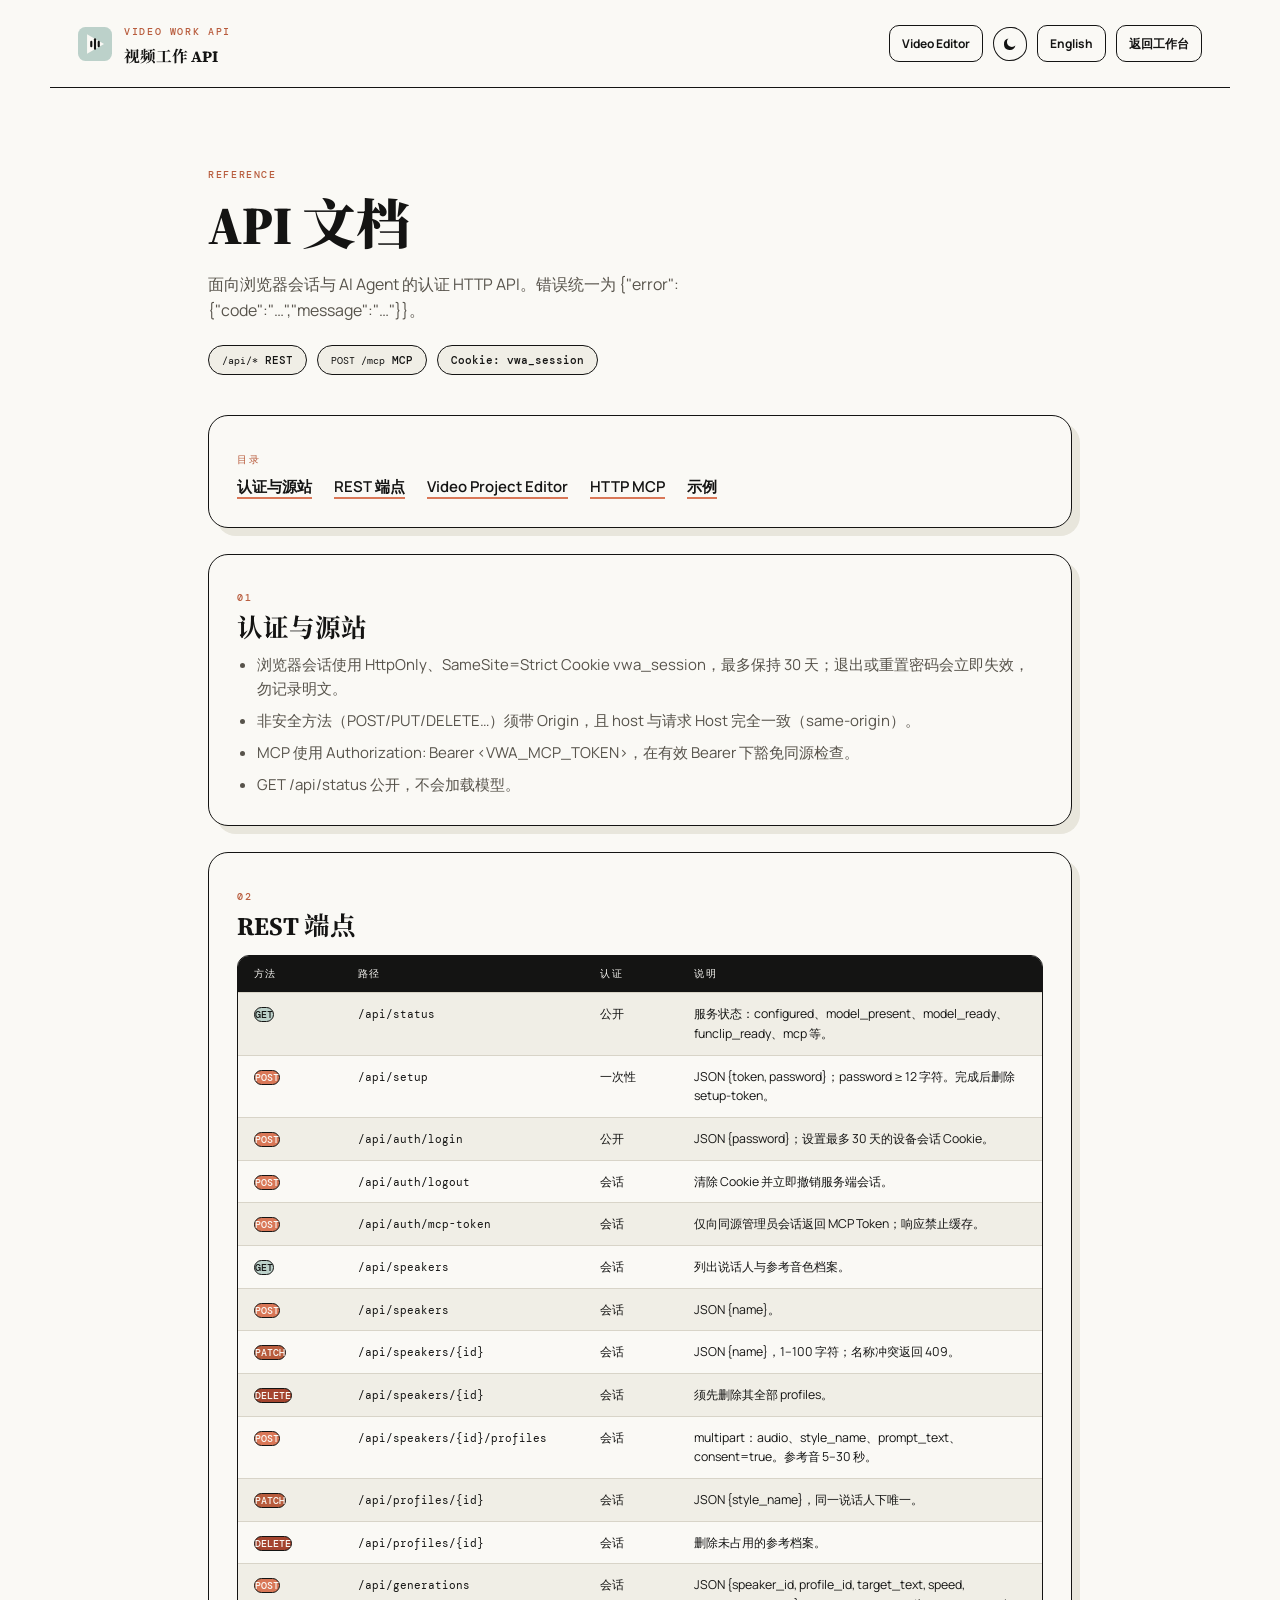
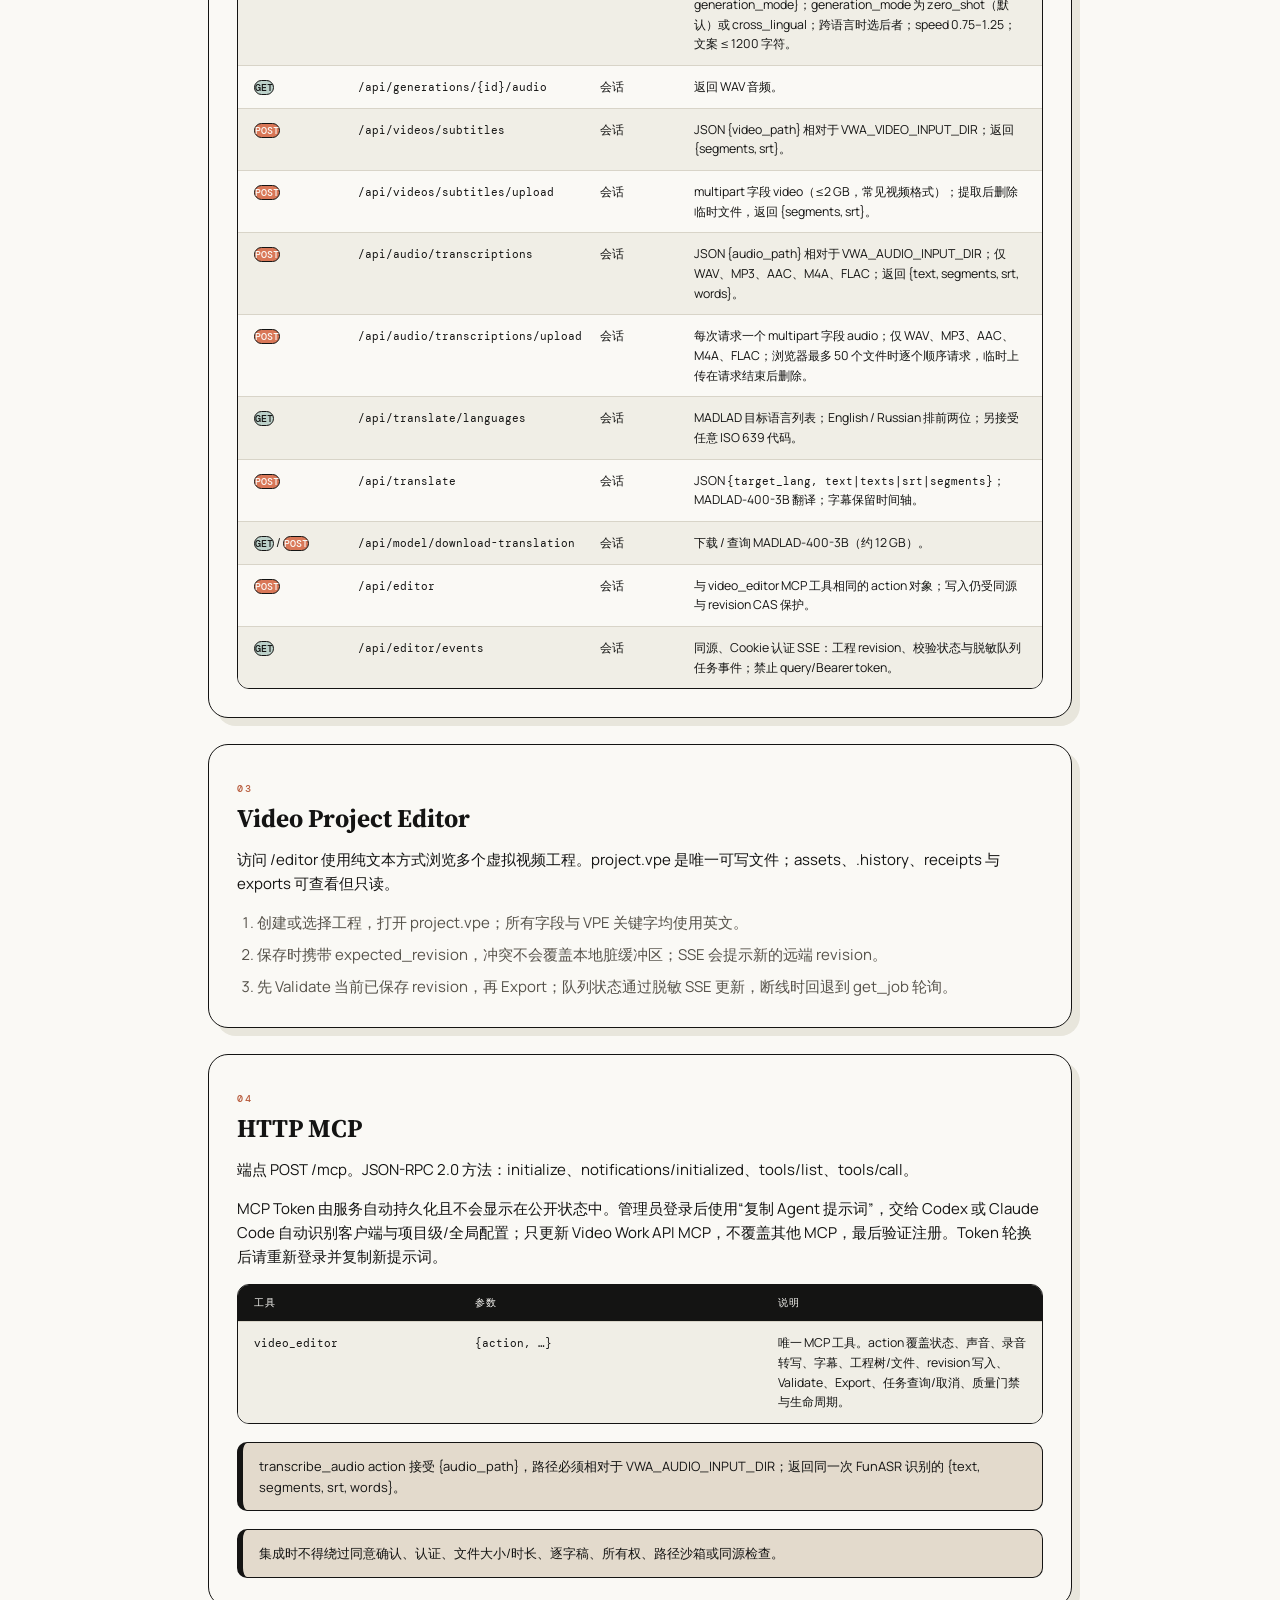
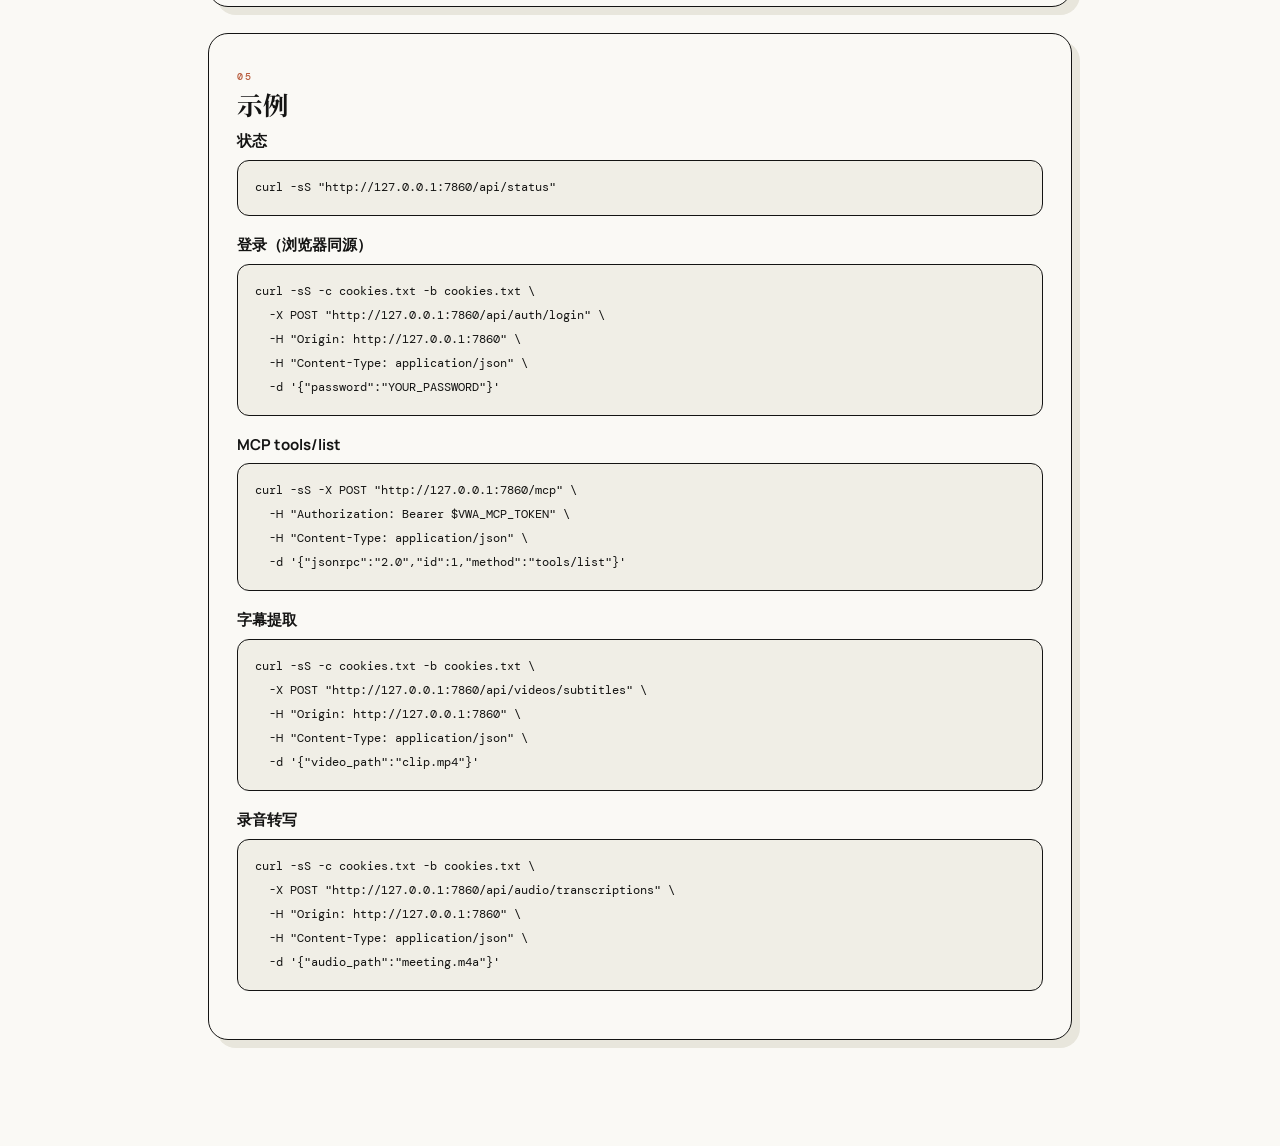
<file: static/docs.html>
<!doctype html>
<html lang="zh-CN">
<head>
  <meta charset="utf-8">
  <meta name="viewport" content="width=device-width,initial-scale=1">
  <script>try{document.documentElement.dataset.theme=localStorage.getItem("vwa-theme")||"light"}catch(e){document.documentElement.dataset.theme="light"}</script>
  <title>API Docs · Video Work API</title>
  <link rel="icon" type="image/svg+xml" href="/static/favicon.svg?v=20260726-logo">
  <link rel="stylesheet" href="/static/styles.css?v=20260821-transcription-export">
  <script src="/static/theme.js?v=20260721" defer></script>
</head>
<body class="docs-page">
  <header class="site-header">
    <a class="brand" href="/" aria-label="Video Work API">
      <span class="brand-mark" aria-hidden="true"><svg class="brand-logo" viewBox="0 0 64 64"><rect width="64" height="64" rx="14" fill="#BCD1CA"/><path d="M17 13.5v37L49 32 17 13.5Z" fill="#FAF9F5"/><g fill="#141413"><rect x="23" y="26" width="4" height="12" rx="2"/><rect x="30" y="21" width="4" height="22" rx="2"/><rect x="37" y="26" width="4" height="12" rx="2"/></g></svg></span>
      <span>
        <span class="eyebrow">VIDEO WORK API</span>
        <strong data-i18n="title">视频工作 API</strong>
      </span>
    </a>
    <div class="header-actions">
      <a class="button secondary compact" href="/editor">Video Editor</a>
      <button id="themeToggle" class="secondary compact" type="button" aria-label="切换亮色 / 深色模式">
        <svg class="icon-moon" viewBox="0 0 16 16" aria-hidden="true"><path fill="currentColor" d="M13.4 9.6 A5.8 5.8 0 1 1 6.4 2.6 A4.5 4.5 0 0 0 13.4 9.6 Z"/></svg>
        <svg class="icon-sun" viewBox="0 0 16 16" aria-hidden="true"><circle cx="8" cy="8" r="3.1" fill="currentColor"/><g stroke="currentColor" stroke-width="1.6" stroke-linecap="round"><path d="M8 1.2v1.8M8 13v1.8M1.2 8h1.8M13 8h1.8M3.2 3.2l1.3 1.3M11.5 11.5l1.3 1.3M12.8 3.2l-1.3 1.3M4.5 11.5l-1.3 1.3"/></g></svg>
      </button>
      <button id="language" class="secondary compact" type="button">English</button>
      <a class="button secondary compact" href="/" data-i18n="backHome">返回工作台</a>
    </div>
  </header>

  <main class="docs-main">
    <section class="docs-hero">
      <p class="eyebrow" data-i18n="docsEyebrow">REFERENCE</p>
      <h1 data-i18n="docsTitle">API 文档</h1>
      <p class="hero-lead" data-i18n="docsLead">
        面向浏览器会话与 AI Agent 的认证 HTTP API。错误统一为
        <code>{"error":{"code":"…","message":"…"}}</code>。
      </p>
      <div class="docs-meta">
        <span class="docs-chip"><code>/api/*</code> REST</span>
        <span class="docs-chip"><code>POST /mcp</code> MCP</span>
        <span class="docs-chip" data-i18n="docsCookie">Cookie: vwa_session</span>
      </div>
    </section>

    <nav class="docs-toc card" aria-label="Table of contents">
      <p class="eyebrow" data-i18n="toc">目录</p>
      <ul>
        <li><a href="#auth" data-i18n="secAuth">认证与源站</a></li>
        <li><a href="#rest" data-i18n="secRest">REST 端点</a></li>
        <li><a href="#editor" data-i18n="secEditor">Video Project Editor</a></li>
        <li><a href="#mcp" data-i18n="secMcp">HTTP MCP</a></li>
        <li><a href="#examples" data-i18n="secExamples">示例</a></li>
      </ul>
    </nav>

    <section id="auth" class="card docs-section">
      <p class="eyebrow">01</p>
      <h2 data-i18n="secAuth">认证与源站</h2>
      <ul class="docs-list">
        <li data-i18n="auth1">浏览器会话使用 HttpOnly、SameSite=Strict Cookie <code>vwa_session</code>，最多保持 30 天；退出或重置密码会立即失效，勿记录明文。</li>
        <li data-i18n="auth2">非安全方法（POST/PUT/DELETE…）须带 <code>Origin</code>，且 host 与请求 <code>Host</code> 完全一致（same-origin）。</li>
        <li data-i18n="auth3">MCP 使用 <code>Authorization: Bearer &lt;VWA_MCP_TOKEN&gt;</code>，在有效 Bearer 下豁免同源检查。</li>
        <li data-i18n="auth4"><code>GET /api/status</code> 公开，不会加载模型。</li>
      </ul>
    </section>

    <section id="rest" class="card docs-section">
      <p class="eyebrow">02</p>
      <h2 data-i18n="secRest">REST 端点</h2>
      <div class="endpoint-table" role="table">
        <div class="endpoint-row endpoint-head" role="row">
          <span data-i18n="colMethod">方法</span>
          <span data-i18n="colPath">路径</span>
          <span data-i18n="colAuth">认证</span>
          <span data-i18n="colDesc">说明</span>
        </div>

        <div class="endpoint-row" role="row">
          <span><code class="method get">GET</code></span>
          <span><code>/api/status</code></span>
          <span data-i18n="authPublic">公开</span>
          <span data-i18n="descStatus">服务状态：configured、model_present、model_ready、funclip_ready、mcp 等。</span>
        </div>
        <div class="endpoint-row" role="row">
          <span><code class="method post">POST</code></span>
          <span><code>/api/setup</code></span>
          <span data-i18n="authOnce">一次性</span>
          <span data-i18n="descSetup">JSON <code>{token, password}</code>；password ≥ 12 字符。完成后删除 setup-token。</span>
        </div>
        <div class="endpoint-row" role="row">
          <span><code class="method post">POST</code></span>
          <span><code>/api/auth/login</code></span>
          <span data-i18n="authPublic">公开</span>
          <span data-i18n="descLogin">JSON <code>{password}</code>；设置最多 30 天的设备会话 Cookie。</span>
        </div>
        <div class="endpoint-row" role="row">
          <span><code class="method post">POST</code></span>
          <span><code>/api/auth/logout</code></span>
          <span data-i18n="authSession">会话</span>
          <span data-i18n="descLogout">清除 Cookie 并立即撤销服务端会话。</span>
        </div>
        <div class="endpoint-row" role="row">
          <span><code class="method post">POST</code></span>
          <span><code>/api/auth/mcp-token</code></span>
          <span data-i18n="authSession">会话</span>
          <span data-i18n="descMcpToken">仅向同源管理员会话返回 MCP Token；响应禁止缓存。</span>
        </div>
        <div class="endpoint-row" role="row">
          <span><code class="method get">GET</code></span>
          <span><code>/api/speakers</code></span>
          <span data-i18n="authSession">会话</span>
          <span data-i18n="descListSpeakers">列出说话人与参考音色档案。</span>
        </div>
        <div class="endpoint-row" role="row">
          <span><code class="method post">POST</code></span>
          <span><code>/api/speakers</code></span>
          <span data-i18n="authSession">会话</span>
          <span data-i18n="descAddSpeaker">JSON <code>{name}</code>。</span>
        </div>
        <div class="endpoint-row" role="row">
          <span><code class="method patch">PATCH</code></span>
          <span><code>/api/speakers/{id}</code></span>
          <span data-i18n="authSession">会话</span>
          <span data-i18n="descRenameSpeaker">JSON <code>{name}</code>，1–100 字符；名称冲突返回 409。</span>
        </div>
        <div class="endpoint-row" role="row">
          <span><code class="method del">DELETE</code></span>
          <span><code>/api/speakers/{id}</code></span>
          <span data-i18n="authSession">会话</span>
          <span data-i18n="descDelSpeaker">须先删除其全部 profiles。</span>
        </div>
        <div class="endpoint-row" role="row">
          <span><code class="method post">POST</code></span>
          <span><code>/api/speakers/{id}/profiles</code></span>
          <span data-i18n="authSession">会话</span>
          <span data-i18n="descAddProfile">multipart：<code>audio</code>、<code>style_name</code>、<code>prompt_text</code>、<code>consent=true</code>。参考音 5–30 秒。</span>
        </div>
        <div class="endpoint-row" role="row">
          <span><code class="method patch">PATCH</code></span>
          <span><code>/api/profiles/{id}</code></span>
          <span data-i18n="authSession">会话</span>
          <span data-i18n="descRenameProfile">JSON <code>{style_name}</code>，同一说话人下唯一。</span>
        </div>
        <div class="endpoint-row" role="row">
          <span><code class="method del">DELETE</code></span>
          <span><code>/api/profiles/{id}</code></span>
          <span data-i18n="authSession">会话</span>
          <span data-i18n="descDelProfile">删除未占用的参考档案。</span>
        </div>
        <div class="endpoint-row" role="row">
          <span><code class="method post">POST</code></span>
          <span><code>/api/generations</code></span>
          <span data-i18n="authSession">会话</span>
          <span data-i18n="descGenerate">JSON <code>{speaker_id, profile_id, target_text, speed, generation_mode}</code>；generation_mode 为 <code>zero_shot</code>（默认）或 <code>cross_lingual</code>；跨语言时选后者；speed 0.75–1.25；文案 ≤ 1200 字符。</span>
        </div>
        <div class="endpoint-row" role="row">
          <span><code class="method get">GET</code></span>
          <span><code>/api/generations/{id}/audio</code></span>
          <span data-i18n="authSession">会话</span>
          <span data-i18n="descAudio">返回 WAV 音频。</span>
        </div>
        <div class="endpoint-row" role="row">
          <span><code class="method post">POST</code></span>
          <span><code>/api/videos/subtitles</code></span>
          <span data-i18n="authSession">会话</span>
          <span data-i18n="descSubtitles">JSON <code>{video_path}</code> 相对于 <code>VWA_VIDEO_INPUT_DIR</code>；返回 <code>{segments, srt}</code>。</span>
        </div>
        <div class="endpoint-row" role="row">
          <span><code class="method post">POST</code></span>
          <span><code>/api/videos/subtitles/upload</code></span>
          <span data-i18n="authSession">会话</span>
          <span data-i18n="descSubtitlesUpload">multipart 字段 video（≤2 GB，常见视频格式）；提取后删除临时文件，返回 {segments, srt}。</span>
        </div>
        <div class="endpoint-row" role="row">
          <span><code class="method post">POST</code></span>
          <span><code>/api/audio/transcriptions</code></span>
          <span data-i18n="authSession">会话</span>
          <span data-i18n="descAudioTranscription">JSON <code>{audio_path}</code>，相对于 <code>VWA_AUDIO_INPUT_DIR</code>；仅 WAV、MP3、AAC、M4A、FLAC；返回 <code>{text, segments, srt, words}</code>。</span>
        </div>
        <div class="endpoint-row" role="row">
          <span><code class="method post">POST</code></span>
          <span><code>/api/audio/transcriptions/upload</code></span>
          <span data-i18n="authSession">会话</span>
          <span data-i18n="descAudioTranscriptionUpload">每次请求一个 multipart <code>audio</code> 字段；仅 WAV、MP3、AAC、M4A、FLAC；浏览器最多 50 个文件时逐个顺序请求，临时上传在请求结束后删除。</span>
        </div>
        <div class="endpoint-row" role="row">
          <span><code class="method get">GET</code></span>
          <span><code>/api/translate/languages</code></span>
          <span data-i18n="authSession">会话</span>
          <span>MADLAD 目标语言列表；English / Russian 排前两位；另接受任意 ISO 639 代码。</span>
        </div>
        <div class="endpoint-row" role="row">
          <span><code class="method post">POST</code></span>
          <span><code>/api/translate</code></span>
          <span data-i18n="authSession">会话</span>
          <span>JSON <code>{target_lang, text|texts|srt|segments}</code>；MADLAD-400-3B 翻译；字幕保留时间轴。</span>
        </div>
        <div class="endpoint-row" role="row">
          <span><code class="method get">GET</code> / <code class="method post">POST</code></span>
          <span><code>/api/model/download-translation</code></span>
          <span data-i18n="authSession">会话</span>
          <span>下载 / 查询 MADLAD-400-3B（约 12 GB）。</span>
        </div>
        <div class="endpoint-row" role="row">
          <span><code class="method post">POST</code></span>
          <span><code>/api/editor</code></span>
          <span data-i18n="authSession">会话</span>
          <span data-i18n="descEditorAction">与 video_editor MCP 工具相同的 action 对象；写入仍受同源与 revision CAS 保护。</span>
        </div>
        <div class="endpoint-row" role="row">
          <span><code class="method get">GET</code></span>
          <span><code>/api/editor/events</code></span>
          <span data-i18n="authSession">会话</span>
          <span data-i18n="descEditorEvents">同源、Cookie 认证 SSE：工程 revision、校验状态与脱敏队列任务事件；禁止 query/Bearer token。</span>
        </div>
      </div>
    </section>

    <section id="editor" class="card docs-section">
      <p class="eyebrow">03</p>
      <h2 data-i18n="secEditor">Video Project Editor</h2>
      <p data-i18n="editorIntro">
        访问 /editor 使用纯文本方式浏览多个虚拟视频工程。project.vpe 是唯一可写文件；
        assets、.history、receipts 与 exports 可查看但只读。
      </p>
      <ol class="docs-list">
        <li data-i18n="editorStep1">创建或选择工程，打开 project.vpe；所有字段与 VPE 关键字均使用英文。</li>
        <li data-i18n="editorStep2">保存时携带 expected_revision，冲突不会覆盖本地脏缓冲区；SSE 会提示新的远端 revision。</li>
        <li data-i18n="editorStep3">先 Validate 当前已保存 revision，再 Export；队列状态通过脱敏 SSE 更新，断线时回退到 get_job 轮询。</li>
      </ol>
    </section>

    <section id="mcp" class="card docs-section">
      <p class="eyebrow">04</p>
      <h2 data-i18n="secMcp">HTTP MCP</h2>
      <p data-i18n="mcpIntro">
        端点 <code>POST /mcp</code>。JSON-RPC 2.0 方法：
        <code>initialize</code>、<code>notifications/initialized</code>、
        <code>tools/list</code>、<code>tools/call</code>。
      </p>
      <p data-i18n="mcpInstall">
        MCP Token 由服务自动持久化且不会显示在公开状态中。管理员登录后使用“复制 Agent 提示词”，交给 Codex 或 Claude Code 自动识别客户端与项目级/全局配置；只更新 Video Work API MCP，不覆盖其他 MCP，最后验证注册。
      </p>
      <div class="endpoint-table tools" role="table">
        <div class="endpoint-row endpoint-head" role="row">
          <span data-i18n="colTool">工具</span>
          <span data-i18n="colArgs">参数</span>
          <span data-i18n="colDesc">说明</span>
        </div>
        <div class="endpoint-row" role="row">
          <span><code>video_editor</code></span>
          <span><code>{action, …}</code></span>
          <span data-i18n="toolEditor">唯一 MCP 工具。action 覆盖状态、声音、录音转写、字幕、工程树/文件、revision 写入、Validate、Export、任务查询/取消、质量门禁与生命周期。</span>
        </div>
      </div>
      <p class="docs-note" data-i18n="mcpTranscription"><code>transcribe_audio</code> action 接受 <code>{audio_path}</code>，路径必须相对于 <code>VWA_AUDIO_INPUT_DIR</code>；返回同一次 FunASR 识别的 <code>{text, segments, srt, words}</code>。</p>
      <p class="docs-note" data-i18n="mcpNote">
        集成时不得绕过同意确认、认证、文件大小/时长、逐字稿、所有权、路径沙箱或同源检查。
      </p>
    </section>

    <section id="examples" class="card docs-section">
      <p class="eyebrow">05</p>
      <h2 data-i18n="secExamples">示例</h2>

      <h3 data-i18n="exStatus">状态</h3>
      <pre class="docs-code"><code>curl -sS "http://127.0.0.1:7860/api/status"</code></pre>

      <h3 data-i18n="exLogin">登录（浏览器同源）</h3>
      <pre class="docs-code"><code>curl -sS -c cookies.txt -b cookies.txt \
  -X POST "http://127.0.0.1:7860/api/auth/login" \
  -H "Origin: http://127.0.0.1:7860" \
  -H "Content-Type: application/json" \
  -d '{"password":"YOUR_PASSWORD"}'</code></pre>

      <h3 data-i18n="exMcp">MCP tools/list</h3>
      <pre class="docs-code"><code>curl -sS -X POST "http://127.0.0.1:7860/mcp" \
  -H "Authorization: Bearer $VWA_MCP_TOKEN" \
  -H "Content-Type: application/json" \
  -d '{"jsonrpc":"2.0","id":1,"method":"tools/list"}'</code></pre>

      <h3 data-i18n="exSubs">字幕提取</h3>
      <pre class="docs-code"><code>curl -sS -c cookies.txt -b cookies.txt \
  -X POST "http://127.0.0.1:7860/api/videos/subtitles" \
  -H "Origin: http://127.0.0.1:7860" \
  -H "Content-Type: application/json" \
  -d '{"video_path":"clip.mp4"}'</code></pre>

      <h3 data-i18n="exTranscription">录音转写</h3>
      <pre class="docs-code"><code>curl -sS -c cookies.txt -b cookies.txt \
  -X POST "http://127.0.0.1:7860/api/audio/transcriptions" \
  -H "Origin: http://127.0.0.1:7860" \
  -H "Content-Type: application/json" \
  -d '{"audio_path":"meeting.m4a"}'</code></pre>
    </section>
  </main>

  <script>
    const translations = {
      zh: {
        title: "视频工作 API",
        backHome: "返回工作台",
        docsEyebrow: "REFERENCE",
        docsTitle: "API 文档",
        docsLead: "面向浏览器会话与 AI Agent 的认证 HTTP API。错误统一为 {\"error\":{\"code\":\"…\",\"message\":\"…\"}}。",
        docsCookie: "Cookie: vwa_session",
        toc: "目录",
        secAuth: "认证与源站",
        secRest: "REST 端点",
        secEditor: "Video Project Editor",
        secMcp: "HTTP MCP",
        secExamples: "示例",
        auth1: "浏览器会话使用 HttpOnly、SameSite=Strict Cookie vwa_session，最多保持 30 天；退出或重置密码会立即失效，勿记录明文。",
        auth2: "非安全方法（POST/PUT/DELETE…）须带 Origin，且 host 与请求 Host 完全一致（same-origin）。",
        auth3: "MCP 使用 Authorization: Bearer <VWA_MCP_TOKEN>，在有效 Bearer 下豁免同源检查。",
        auth4: "GET /api/status 公开，不会加载模型。",
        colMethod: "方法",
        colPath: "路径",
        colAuth: "认证",
        colDesc: "说明",
        colTool: "工具",
        colArgs: "参数",
        authPublic: "公开",
        authOnce: "一次性",
        authSession: "会话",
        descStatus: "服务状态：configured、model_present、model_ready、funclip_ready、mcp 等。",
        descSetup: "JSON {token, password}；password ≥ 12 字符。完成后删除 setup-token。",
        descLogin: "JSON {password}；设置最多 30 天的设备会话 Cookie。",
        descLogout: "清除 Cookie 并立即撤销服务端会话。",
        descMcpToken: "仅向同源管理员会话返回 MCP Token；响应禁止缓存。",
        descListSpeakers: "列出说话人与参考音色档案。",
        descAddSpeaker: "JSON {name}。",
        descRenameSpeaker: "JSON {name}，1–100 字符；名称冲突返回 409。",
        descDelSpeaker: "须先删除其全部 profiles。",
        descAddProfile: "multipart：audio、style_name、prompt_text、consent=true。参考音 5–30 秒。",
        descRenameProfile: "JSON {style_name}，同一说话人下唯一。",
        descDelProfile: "删除未占用的参考档案。",
        descGenerate: "JSON {speaker_id, profile_id, target_text, speed, generation_mode}；generation_mode 为 zero_shot（默认）或 cross_lingual；跨语言时选后者；speed 0.75–1.25；文案 ≤ 1200 字符。",
        descAudio: "返回 WAV 音频。",
        descSubtitles: "JSON {video_path} 相对于 VWA_VIDEO_INPUT_DIR；返回 {segments, srt}。",
        descSubtitlesUpload:
          "multipart 字段 video（≤2 GB，常见视频格式）；提取后删除临时文件，返回 {segments, srt}。",
        descAudioTranscription:
          "JSON {audio_path} 相对于 VWA_AUDIO_INPUT_DIR；仅 WAV、MP3、AAC、M4A、FLAC；返回 {text, segments, srt, words}。",
        descAudioTranscriptionUpload:
          "每次请求一个 multipart 字段 audio；仅 WAV、MP3、AAC、M4A、FLAC；浏览器最多 50 个文件时逐个顺序请求，临时上传在请求结束后删除。",
        descEditorAction: "与 video_editor MCP 工具相同的 action 对象；写入仍受同源与 revision CAS 保护。",
        descEditorEvents: "同源、Cookie 认证 SSE：工程 revision、校验状态与脱敏队列任务事件；禁止 query/Bearer token。",
        editorIntro: "访问 /editor 使用纯文本方式浏览多个虚拟视频工程。project.vpe 是唯一可写文件；assets、.history、receipts 与 exports 可查看但只读。",
        editorStep1: "创建或选择工程，打开 project.vpe；所有字段与 VPE 关键字均使用英文。",
        editorStep2: "保存时携带 expected_revision，冲突不会覆盖本地脏缓冲区；SSE 会提示新的远端 revision。",
        editorStep3: "先 Validate 当前已保存 revision，再 Export；队列状态通过脱敏 SSE 更新，断线时回退到 get_job 轮询。",
        mcpIntro: "端点 POST /mcp。JSON-RPC 2.0 方法：initialize、notifications/initialized、tools/list、tools/call。",
        mcpInstall: "MCP Token 由服务自动持久化且不会显示在公开状态中。管理员登录后使用“复制 Agent 提示词”，交给 Codex 或 Claude Code 自动识别客户端与项目级/全局配置；只更新 Video Work API MCP，不覆盖其他 MCP，最后验证注册。Token 轮换后请重新登录并复制新提示词。",
        toolStatus: "服务 / 模型 / FunClip 状态",
        toolList: "说话人与 profiles",
        toolCreate: "创建说话人",
        toolDelSpeaker: "删除说话人",
        toolRenameSpeaker: "重命名说话人",
        toolAddProfile: "audio_path 须在 VWA_REFERENCE_INPUT_DIR 下；confirm_rights 必须为 true",
        toolDelProfile: "删除 profile",
        toolRenameProfile: "重命名语气 / style",
        toolGen: "返回本地 audio_path",
        toolGetGen: "查询生成任务",
        toolSubs: "路径须在 VWA_VIDEO_INPUT_DIR 下",
        toolEditor: "唯一 MCP 工具。action 覆盖状态、声音、录音转写、字幕、工程树/文件、revision 写入、Validate、Export、任务查询/取消、质量门禁与生命周期。",
        mcpTranscription: "transcribe_audio action 接受 {audio_path}，路径必须相对于 VWA_AUDIO_INPUT_DIR；返回同一次 FunASR 识别的 {text, segments, srt, words}。",
        mcpNote: "集成时不得绕过同意确认、认证、文件大小/时长、逐字稿、所有权、路径沙箱或同源检查。",
        exStatus: "状态",
        exLogin: "登录（浏览器同源）",
        exMcp: "MCP tools/list",
        exSubs: "字幕提取",
        exTranscription: "录音转写",
      },
      en: {
        title: "Video Work API",
        backHome: "Back to studio",
        docsEyebrow: "REFERENCE",
        docsTitle: "API documentation",
        docsLead: "Authenticated HTTP API for browser sessions and AI agents. Errors use {\"error\":{\"code\":\"…\",\"message\":\"…\"}}.",
        docsCookie: "Cookie: vwa_session",
        toc: "Contents",
        secAuth: "Auth & origin",
        secRest: "REST endpoints",
        secEditor: "Video Project Editor",
        secMcp: "HTTP MCP",
        secExamples: "Examples",
        auth1: "Browser sessions use an HttpOnly, SameSite=Strict vwa_session cookie for at most 30 days. Sign-out or password reset invalidates it immediately; never log its plaintext.",
        auth2: "Unsafe methods (POST/PUT/DELETE…) require Origin whose host matches Host (same-origin).",
        auth3: "MCP uses Authorization: Bearer <VWA_MCP_TOKEN>; valid bearer skips same-origin checks.",
        auth4: "GET /api/status is public and never loads the model.",
        colMethod: "Method",
        colPath: "Path",
        colAuth: "Auth",
        colDesc: "Description",
        colTool: "Tool",
        colArgs: "Arguments",
        authPublic: "Public",
        authOnce: "One-time",
        authSession: "Session",
        descStatus: "Service status: configured, model_present, model_ready, funclip_ready, mcp, …",
        descSetup: "JSON {token, password}; password ≥ 12 chars. Deletes setup-token on success.",
        descLogin: "JSON {password}; sets a device session cookie for at most 30 days.",
        descLogout: "Clears the cookie and immediately revokes the server session.",
        descMcpToken: "Returns the MCP token only to a same-origin admin session; the response is not cacheable.",
        descListSpeakers: "List speakers and reference profiles.",
        descAddSpeaker: "JSON {name}.",
        descRenameSpeaker: "JSON {name}, 1–100 chars; 409 on name conflict.",
        descDelSpeaker: "Delete all profiles first.",
        descAddProfile: "multipart: audio, style_name, prompt_text, consent=true. Reference audio 5–30s.",
        descRenameProfile: "JSON {style_name}; unique per speaker.",
        descDelProfile: "Delete an unused profile.",
        descGenerate: "JSON {speaker_id, profile_id, target_text, speed, generation_mode}; generation_mode is zero_shot (default) or cross_lingual; use cross_lingual for another target language; speed 0.75–1.25; text ≤ 1200 chars.",
        descAudio: "Authenticated WAV response.",
        descSubtitles: "JSON {video_path} under VWA_VIDEO_INPUT_DIR; returns {segments, srt}.",
        descSubtitlesUpload:
          "multipart field video (≤2 GB, common video formats); the temp file is deleted after extraction; returns {segments, srt}.",
        descAudioTranscription:
          "JSON {audio_path} relative to VWA_AUDIO_INPUT_DIR; WAV, MP3, AAC, M4A, and FLAC only; returns {text, segments, srt, words}.",
        descAudioTranscriptionUpload:
          "One multipart audio field per request; WAV, MP3, AAC, M4A, and FLAC only. The browser batches up to 50 files by making those requests sequentially; each temporary upload is removed after its request completes.",
        descEditorAction: "The same action object as the video_editor MCP tool; writes retain same-origin and revision CAS protection.",
        descEditorEvents: "Same-origin, cookie-authenticated SSE for project revisions, validation state, and sanitized queue jobs; query and bearer tokens are rejected.",
        editorIntro: "Open /editor to browse multiple virtual video projects as plain text. project.vpe is the only writable file; assets, .history, receipts, and exports are visible but read-only.",
        editorStep1: "Create or select a project and open project.vpe. Every field and VPE keyword uses English naming.",
        editorStep2: "Save with expected_revision. A conflict never replaces a dirty local buffer; SSE announces the newer remote revision.",
        editorStep3: "Validate the current saved revision before Export. Sanitized SSE updates the queue, with get_job polling as the reconnect fallback.",
        mcpIntro: "Endpoint POST /mcp. JSON-RPC 2.0: initialize, notifications/initialized, tools/list, tools/call.",
        mcpInstall: "The service persists its MCP token automatically and never includes it in public status. After administrator login, use Copy agent prompt with Codex or Claude Code; it asks the client to detect project or global scope, update only the Video Work API MCP without overwriting other MCPs, and verify registration. After token rotation, sign in again and copy a new prompt.",
        toolStatus: "Service / model / FunClip status",
        toolList: "Speakers and profiles",
        toolCreate: "Create a speaker",
        toolDelSpeaker: "Delete a speaker",
        toolRenameSpeaker: "Rename a speaker",
        toolAddProfile: "audio_path under VWA_REFERENCE_INPUT_DIR; confirm_rights must be true",
        toolDelProfile: "Delete a profile",
        toolRenameProfile: "Rename a style / profile",
        toolGen: "Returns local audio_path",
        toolGetGen: "Fetch a generation job",
        toolSubs: "Path under VWA_VIDEO_INPUT_DIR",
        toolEditor: "The sole MCP tool. Its action enum covers status, voices, recording transcription, subtitles, project trees/files, revision writes, Validate, Export, job lookup/cancel, quality gates, and lifecycle.",
        mcpTranscription: "The transcribe_audio action accepts {audio_path} relative to VWA_AUDIO_INPUT_DIR and returns {text, segments, srt, words} from the same FunASR run.",
        mcpNote: "Do not bypass consent, auth, size/duration, transcript, ownership, path sandbox, or same-origin checks.",
        exStatus: "Status",
        exLogin: "Login (browser same-origin)",
        exMcp: "MCP tools/list",
        exSubs: "Subtitle extraction",
        exTranscription: "Recording transcription",
      },
    };

    let language = localStorage.getItem("vwa-language") || "zh";
    const $ = (s) => document.querySelector(s);
    function t(key) {
      return translations[language][key] || key;
    }
    function translate() {
      document.documentElement.lang = language === "zh" ? "zh-CN" : "en";
      document.querySelectorAll("[data-i18n]").forEach((node) => {
        node.textContent = t(node.dataset.i18n);
      });
      const btn = $("#language");
      if (btn) btn.textContent = language === "zh" ? "English" : "中文";
    }
    $("#language").onclick = () => {
      language = language === "zh" ? "en" : "zh";
      localStorage.setItem("vwa-language", language);
      translate();
    };
    translate();
  </script>
</body>
</html>
</file>
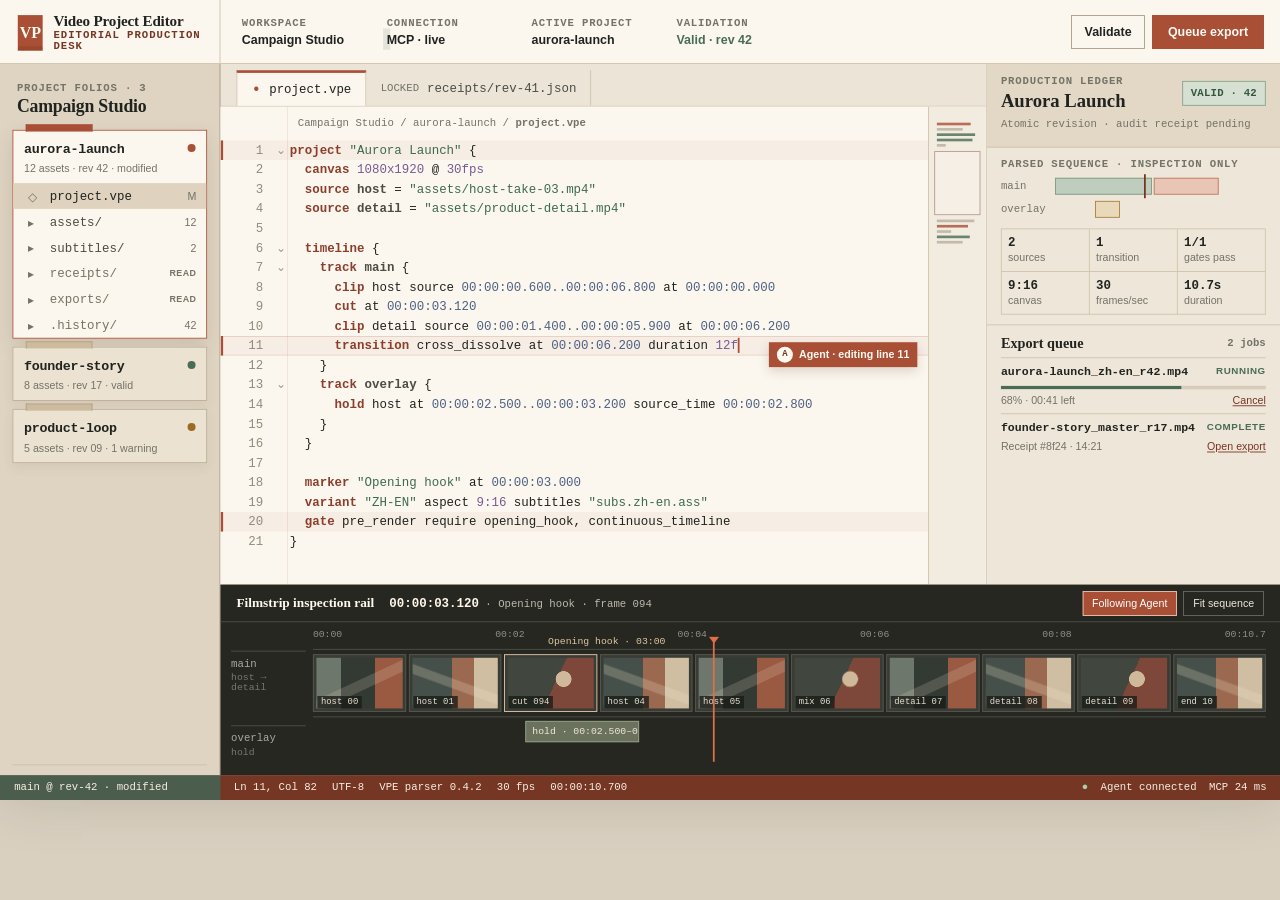
<file: design-demos/video-project-editor/editorial-production-desk.html>
<!doctype html>
<html lang="en">
<head>
  <meta charset="utf-8">
  <meta name="viewport" content="width=device-width, initial-scale=1">
  <title>Video Project Editor — Editorial Production Desk</title>
  <style>
    /*
      Direction B assumptions
      - This is a supervision desk for one technical operator at laptop distance.
      - project.vpe remains the only writable source; parsed visuals are inspection aids.
      - The warm editorial metaphor is structural: project folios, a manuscript, a production ledger,
        and a filmstrip inspection rail. It is not a reskinned conventional code editor.
      - Interactions are intentionally lightweight and local: select projects, inspect the rail,
        follow the Agent, validate, enqueue export, and cancel a job.
    */
    :root {
      --ivory: #f2ecdf;
      --paper: #fbf7ee;
      --paper-2: #e9dfcd;
      --ink: #20231f;
      --ink-2: #4b4d45;
      --ink-3: #737367;
      --hair: #cfc3ae;
      --hair-dark: #a99b84;
      --clay: #a84f35;
      --clay-dark: #753623;
      --clay-soft: #e8c5b5;
      --green: #486c56;
      --green-soft: #d5e0d2;
      --amber: #9b6a24;
      --amber-soft: #ead9b9;
      --charcoal: #252720;
      --shadow: 0 18px 44px rgba(47, 38, 25, .11);
      --sans: "Aptos", "Segoe UI", sans-serif;
      --serif: Georgia, "Times New Roman", serif;
      --mono: "SFMono-Regular", "Cascadia Code", "Liberation Mono", monospace;
    }

    * { box-sizing: border-box; }

    html, body {
      margin: 0;
      width: 100%;
      height: 100%;
      overflow: hidden;
      background: #d9d0c0;
      color: var(--ink);
      font-family: var(--sans);
      font-size: 14px;
    }

    button { font: inherit; }

    #app {
      width: 1440px;
      height: 900px;
      margin: 0 auto;
      overflow: hidden;
      background: var(--ivory);
      box-shadow: 0 0 60px rgba(36, 31, 24, .15);
      display: grid;
      grid-template-rows: 72px 1fr 28px;
    }

    .masthead {
      display: grid;
      grid-template-columns: 248px 1fr auto;
      align-items: stretch;
      background: var(--paper);
      border-bottom: 1px solid var(--hair);
      position: relative;
      z-index: 3;
    }

    .brand {
      padding: 12px 20px 10px;
      border-right: 1px solid var(--hair);
      display: flex;
      align-items: center;
      gap: 12px;
    }

    .brand-mark {
      width: 35px;
      height: 40px;
      background: var(--clay);
      color: #fff9ef;
      display: grid;
      place-items: center;
      font: 700 18px/1 var(--serif);
      box-shadow: inset 0 -5px 0 rgba(91, 34, 21, .18);
    }

    .brand h1 {
      margin: 0 0 2px;
      font: 700 17px/1.05 var(--serif);
      letter-spacing: -.2px;
    }

    .eyebrow {
      font: 700 12px/1 var(--mono);
      text-transform: uppercase;
      letter-spacing: .09em;
      color: var(--clay-dark);
    }

    .production-context {
      padding: 10px 24px 9px;
      display: flex;
      align-items: center;
      gap: 23px;
    }

    .context-block {
      min-width: 140px;
    }

    .context-block span,
    .queue-kicker,
    .section-label {
      display: block;
      margin-bottom: 4px;
      font: 700 12px/1 var(--mono);
      text-transform: uppercase;
      letter-spacing: .075em;
      color: var(--ink-3);
    }

    .context-block strong {
      display: block;
      font-size: 14px;
      font-weight: 650;
      color: var(--ink);
    }

    .live-signal {
      display: inline-flex;
      gap: 7px;
      align-items: center;
      color: var(--green);
    }

    .pulse {
      width: 8px;
      height: 8px;
      background: var(--green);
      border-radius: 50%;
      box-shadow: 0 0 0 4px rgba(72, 108, 86, .13);
      animation: breathe 2s ease-in-out infinite;
    }

    @keyframes breathe {
      50% { box-shadow: 0 0 0 7px rgba(72, 108, 86, 0); }
    }

    .actions {
      display: flex;
      align-items: center;
      gap: 8px;
      padding: 0 18px;
    }

    .button {
      border: 1px solid var(--hair-dark);
      background: var(--paper);
      color: var(--ink);
      min-height: 38px;
      padding: 0 14px;
      cursor: pointer;
      font-weight: 650;
      transition: background .15s, color .15s, transform .15s;
    }

    .button:hover { background: #eee5d6; }
    .button:active { transform: translateY(1px); }
    .button.primary {
      border-color: var(--clay);
      background: var(--clay);
      color: #fffaf3;
      min-width: 126px;
    }
    .button.primary:hover { background: var(--clay-dark); }

    .workspace {
      min-height: 0;
      display: grid;
      grid-template-columns: 248px 1fr;
    }

    .folios {
      min-height: 0;
      background: #dfd4c2;
      border-right: 1px solid var(--hair-dark);
      padding: 18px 14px 12px;
      position: relative;
      overflow: hidden;
    }

    .folios::after {
      content: "";
      position: absolute;
      left: 14px;
      right: 14px;
      bottom: 11px;
      border-bottom: 1px solid rgba(95, 82, 61, .2);
    }

    .workspace-title {
      margin: 3px 5px 16px;
    }

    .workspace-title h2 {
      margin: 4px 0 0;
      font: 700 20px/1.05 var(--serif);
      letter-spacing: -.25px;
    }

    .folio {
      width: 100%;
      margin: 0 0 9px;
      padding: 0;
      text-align: left;
      color: var(--ink);
      border: 1px solid #bbae96;
      background: #ece2d1;
      cursor: pointer;
      box-shadow: 0 5px 12px rgba(54, 46, 34, .07);
      position: relative;
    }

    .folio::before {
      content: "";
      position: absolute;
      top: -7px;
      left: 14px;
      width: 73px;
      height: 7px;
      background: #cdbb9e;
      border: 1px solid #b3a287;
      border-bottom: 0;
    }

    .folio.active {
      background: var(--paper);
      border-color: var(--clay);
      box-shadow: 0 8px 20px rgba(65, 49, 31, .13);
    }

    .folio.active::before {
      background: var(--clay);
      border-color: var(--clay);
    }

    .folio-head {
      display: grid;
      grid-template-columns: 1fr auto;
      align-items: start;
      gap: 8px;
      padding: 12px 12px 9px;
    }

    .folio-name {
      font: 700 15px/1.2 var(--mono);
      letter-spacing: -.02em;
    }

    .folio-note {
      display: block;
      margin-top: 5px;
      font-size: 12px;
      color: var(--ink-3);
    }

    .state-dot {
      width: 9px;
      height: 9px;
      margin-top: 3px;
      border-radius: 50%;
      background: var(--green);
    }
    .state-dot.modified { background: var(--clay); }
    .state-dot.warning { background: var(--amber); }

    .file-tree {
      border-top: 1px solid var(--hair);
      padding: 7px 0 9px;
      background: rgba(251, 247, 238, .55);
    }

    .file-row {
      width: 100%;
      min-height: 29px;
      border: 0;
      background: transparent;
      display: grid;
      grid-template-columns: 18px 1fr auto;
      gap: 7px;
      align-items: center;
      text-align: left;
      color: var(--ink-2);
      padding: 0 11px 0 16px;
      cursor: pointer;
      font: 14px/1 var(--mono);
    }

    .file-row:hover,
    .file-row.selected {
      background: #dfd3c0;
      color: var(--ink);
    }

    .file-row.readonly { color: #777264; }
    .file-row .chevron { font-family: var(--sans); color: var(--ink-3); }
    .file-row .count { font: 12px/1 var(--sans); color: var(--ink-3); }
    .readonly-tag { font: 700 10px/1 var(--sans); letter-spacing: .05em; }

    .desk {
      min-width: 0;
      min-height: 0;
      display: grid;
      grid-template-rows: 1fr 214px;
      background: var(--paper-2);
    }

    .upper-desk {
      min-height: 0;
      display: grid;
      grid-template-columns: minmax(650px, 1fr) 330px;
      gap: 1px;
      background: var(--hair);
      border-bottom: 1px solid var(--hair-dark);
    }

    .manuscript {
      min-width: 0;
      min-height: 0;
      background: var(--paper);
      display: grid;
      grid-template-rows: 48px 1fr;
    }

    .document-strip {
      display: flex;
      align-items: end;
      gap: 0;
      padding: 0 18px;
      border-bottom: 1px solid var(--hair);
      background: #ece4d6;
    }

    .doc-tab {
      height: 40px;
      display: flex;
      gap: 9px;
      align-items: center;
      padding: 0 16px;
      border: 0;
      border-right: 1px solid var(--hair);
      background: transparent;
      color: var(--ink-2);
      cursor: pointer;
      font: 14px/1 var(--mono);
    }

    .doc-tab:first-child { border-left: 1px solid var(--hair); }
    .doc-tab.active {
      background: var(--paper);
      color: var(--ink);
      border-top: 3px solid var(--clay);
    }

    .dirty-mark { color: var(--clay); font-size: 18px; line-height: 0; }
    .lock { color: var(--ink-3); font-size: 12px; }

    .editor-wrap {
      min-height: 0;
      position: relative;
      overflow: hidden;
      display: grid;
      grid-template-columns: 1fr 65px;
      background: var(--paper);
    }

    .editor {
      min-width: 0;
      overflow: hidden;
      padding: 13px 0 15px;
      background-image: linear-gradient(to right, transparent 0, transparent 75px, rgba(168,79,53,.11) 75px, rgba(168,79,53,.11) 76px, transparent 76px);
    }

    .breadcrumb {
      height: 25px;
      padding-left: 87px;
      color: var(--ink-3);
      font: 12px/1 var(--mono);
    }

    .code-line {
      min-height: 22px;
      display: grid;
      grid-template-columns: 58px 20px minmax(0, 1fr);
      align-items: center;
      padding-right: 10px;
      font: 14px/1.45 var(--mono);
      white-space: pre;
      position: relative;
    }

    .code-line:hover { background: rgba(191, 173, 143, .15); }
    .code-line.changed { background: rgba(168, 79, 53, .055); }
    .code-line.changed::before {
      content: "";
      position: absolute;
      left: 0;
      top: 0;
      bottom: 0;
      width: 3px;
      background: var(--clay);
    }

    .line-no {
      text-align: right;
      padding-right: 10px;
      color: #918b7d;
      user-select: none;
    }
    .fold { color: #9e9687; text-align: center; user-select: none; }
    .src { overflow: hidden; text-overflow: clip; }
    .kw { color: #8a3f2c; font-weight: 700; }
    .str { color: #3e6952; }
    .time { color: #4e6082; }
    .num { color: #755b92; }
    .name { color: #4b4d45; font-weight: 650; }

    .agent-line {
      box-shadow: inset 0 1px rgba(168,79,53,.18), inset 0 -1px rgba(168,79,53,.18);
      background: rgba(232, 197, 181, .24);
    }

    .agent-caret {
      display: inline-block;
      width: 2px;
      height: 17px;
      margin: 0 1px -4px 0;
      background: var(--clay);
      animation: blink 1s steps(1) infinite;
    }
    @keyframes blink { 50% { opacity: 0; } }

    .agent-flag {
      position: absolute;
      right: 77px;
      top: 265px;
      z-index: 2;
      height: 28px;
      display: flex;
      align-items: center;
      gap: 7px;
      padding: 0 9px;
      background: var(--clay);
      color: #fff9f1;
      font: 700 12px/1 var(--sans);
      box-shadow: 0 5px 12px rgba(91, 50, 35, .18);
      transition: top .25s ease, opacity .2s ease;
    }

    .agent-avatar {
      width: 18px;
      height: 18px;
      display: grid;
      place-items: center;
      border-radius: 50%;
      background: #fff9f1;
      color: var(--clay-dark);
      font: 800 10px/1 var(--mono);
    }

    .minimap {
      border-left: 1px solid var(--hair);
      padding: 18px 9px;
      background: #f2ebdf;
      display: flex;
      flex-direction: column;
      gap: 3px;
    }

    .mini-line {
      height: 3px;
      background: #b9ae9e;
      opacity: .8;
    }
    .mini-line.clay { background: var(--clay); }
    .mini-line.green { background: var(--green); }
    .mini-window {
      height: 72px;
      margin: 2px -3px;
      border: 1px solid rgba(117,54,35,.45);
      background: rgba(255,255,255,.18);
    }

    .ledger {
      min-height: 0;
      background: #eee6d8;
      display: grid;
      grid-template-rows: auto auto 1fr;
      overflow: hidden;
    }

    .ledger-head {
      min-height: 94px;
      padding: 14px 16px 11px;
      border-bottom: 1px solid var(--hair);
      background: #e3d7c5;
    }

    .ledger-title {
      display: flex;
      justify-content: space-between;
      gap: 10px;
      align-items: center;
    }

    .ledger h2 {
      margin: 3px 0 0;
      font: 700 21px/1.05 var(--serif);
    }

    .validation {
      border: 1px solid #89a08b;
      background: var(--green-soft);
      color: #355642;
      padding: 7px 9px;
      cursor: pointer;
      font: 700 12px/1 var(--mono);
      letter-spacing: .02em;
    }

    .revision {
      margin-top: 9px;
      color: var(--ink-3);
      font: 12px/1.3 var(--mono);
    }

    .parsed {
      padding: 13px 16px 11px;
      border-bottom: 1px solid var(--hair);
    }

    .track-map {
      margin-top: 9px;
      display: grid;
      grid-template-columns: 52px 1fr;
      gap: 7px 9px;
      align-items: center;
    }

    .track-name {
      color: var(--ink-3);
      font: 12px/1 var(--mono);
    }

    .track-line {
      height: 19px;
      display: flex;
      gap: 2px;
      position: relative;
    }

    .segment {
      height: 100%;
      border: 1px solid #9b8e79;
      background: #d7c6aa;
      min-width: 16px;
    }
    .segment.host { width: 46%; background: #becdbd; border-color: #809981; }
    .segment.detail { width: 31%; background: var(--clay-soft); border-color: #bd7c63; }
    .segment.hold { width: 12%; background: var(--amber-soft); border-color: #a88245; margin-left: 19%; }
    .marker-pin {
      position: absolute;
      left: 42%;
      top: -4px;
      width: 2px;
      height: 27px;
      background: var(--clay-dark);
    }

    .parse-facts {
      display: grid;
      grid-template-columns: repeat(3, 1fr);
      margin-top: 12px;
      border-top: 1px solid var(--hair);
      border-left: 1px solid var(--hair);
    }

    .fact {
      padding: 8px 7px;
      border-right: 1px solid var(--hair);
      border-bottom: 1px solid var(--hair);
    }
    .fact strong { display: block; font: 700 14px/1 var(--mono); }
    .fact span { display: block; margin-top: 3px; font-size: 12px; color: var(--ink-3); }

    .queue {
      min-height: 0;
      padding: 12px 16px;
      overflow: hidden;
    }

    .queue-heading {
      display: flex;
      align-items: center;
      justify-content: space-between;
      margin-bottom: 8px;
    }

    .queue-heading h3 {
      margin: 0;
      font: 700 16px/1 var(--serif);
    }

    .job-count {
      font: 700 12px/1 var(--mono);
      color: var(--ink-3);
    }

    .job {
      border-top: 1px solid var(--hair);
      padding: 9px 0 8px;
    }

    .job-top {
      display: grid;
      grid-template-columns: 1fr auto;
      gap: 8px;
      align-items: start;
    }

    .job-name {
      font: 700 13px/1.15 var(--mono);
      overflow: hidden;
      text-overflow: ellipsis;
      white-space: nowrap;
    }

    .job-state {
      font: 700 11px/1 var(--sans);
      text-transform: uppercase;
      letter-spacing: .06em;
      color: var(--green);
    }

    .job-state.queued { color: var(--amber); }
    .job-state.canceled { color: var(--ink-3); }

    .progress {
      height: 4px;
      margin-top: 7px;
      background: #d7cbb9;
      overflow: hidden;
    }
    .progress > i {
      display: block;
      width: 68%;
      height: 100%;
      background: var(--green);
      transition: width .2s;
    }

    .job-meta {
      margin-top: 5px;
      display: flex;
      justify-content: space-between;
      color: var(--ink-3);
      font-size: 12px;
    }

    .text-action {
      padding: 0;
      border: 0;
      background: transparent;
      color: var(--clay-dark);
      cursor: pointer;
      text-decoration: underline;
      text-underline-offset: 2px;
      font-size: 12px;
    }

    .rail {
      min-width: 0;
      background: var(--charcoal);
      color: #f4ecdf;
      display: grid;
      grid-template-rows: 42px 1fr;
      overflow: hidden;
      position: relative;
    }

    .rail-head {
      display: grid;
      grid-template-columns: auto 1fr auto;
      align-items: center;
      gap: 17px;
      padding: 0 18px;
      border-bottom: 1px solid #4f5049;
    }

    .rail-title {
      font: 700 15px/1 var(--serif);
      color: #fff9ef;
    }

    .rail-readout {
      color: #bdb9ae;
      font: 12px/1 var(--mono);
    }

    .rail-readout strong {
      color: #fff7eb;
      font-size: 14px;
      font-weight: 650;
    }

    .rail-tools {
      display: flex;
      gap: 7px;
      align-items: center;
    }

    .rail-button {
      height: 28px;
      border: 1px solid #696a61;
      background: transparent;
      color: #eee7dc;
      padding: 0 10px;
      cursor: pointer;
      font-size: 12px;
    }

    .rail-button.active {
      border-color: var(--clay-soft);
      background: var(--clay);
      color: white;
    }

    .timeline {
      min-width: 0;
      display: grid;
      grid-template-columns: 84px 1fr;
      padding: 9px 16px 11px 12px;
      gap: 8px;
      position: relative;
    }

    .track-labels {
      padding-top: 23px;
      display: grid;
      grid-template-rows: 76px 28px;
      gap: 8px;
      color: #aca99f;
      font: 12px/1 var(--mono);
    }

    .track-label {
      border-top: 1px solid #4f5049;
      padding-top: 8px;
    }
    .track-label small { display: block; margin-top: 4px; color: #77796f; font-size: 11px; }

    .timeline-body {
      min-width: 0;
      position: relative;
    }

    .ruler {
      height: 22px;
      display: flex;
      justify-content: space-between;
      color: #8f9189;
      font: 11px/1 var(--mono);
      border-bottom: 1px solid #4f5049;
    }

    .filmstrip {
      height: 76px;
      display: grid;
      grid-template-columns: repeat(10, minmax(60px, 1fr));
      gap: 3px;
      padding: 5px 0;
      border-bottom: 1px solid #4f5049;
    }

    .frame {
      min-width: 0;
      border: 1px solid #56584f;
      background: #393b35;
      padding: 0;
      overflow: hidden;
      cursor: pointer;
      position: relative;
    }

    .frame:hover,
    .frame.active { border-color: #e4c6ae; }

    .frame-scene {
      position: absolute;
      inset: 3px;
      background:
        linear-gradient(155deg, transparent 46%, rgba(233,217,190,.18) 47%, rgba(233,217,190,.18) 59%, transparent 60%),
        linear-gradient(90deg, #6e776b 0 28%, #333a34 28% 68%, #9a5a42 68% 100%);
    }
    .frame:nth-child(2n) .frame-scene {
      background:
        linear-gradient(20deg, transparent 0 42%, rgba(241,229,203,.22) 43% 54%, transparent 55%),
        linear-gradient(90deg, #46504a 0 46%, #9b6950 46% 72%, #d0bea2 72%);
    }
    .frame:nth-child(3n) .frame-scene {
      background:
        radial-gradient(circle at 65% 42%, #cfb99a 0 12%, transparent 13%),
        linear-gradient(115deg, #41473f 0 54%, #7d4739 54%);
    }

    .frame-code {
      position: absolute;
      left: 4px;
      bottom: 3px;
      background: rgba(25,27,24,.78);
      color: #e8dece;
      padding: 2px 4px;
      font: 10px/1 var(--mono);
    }

    .overlay-track {
      height: 28px;
      display: grid;
      grid-template-columns: 22% 12% 1fr;
      gap: 3px;
      padding: 4px 0 0;
    }

    .rail-clip {
      display: flex;
      align-items: center;
      padding: 0 7px;
      overflow: hidden;
      background: #82613f;
      color: #f2e8d8;
      border: 1px solid #ad8a60;
      font: 11px/1 var(--mono);
      white-space: nowrap;
    }
    .rail-clip.hold { background: #6a725e; border-color: #92a085; }

    .playhead {
      position: absolute;
      left: 42%;
      top: 9px;
      bottom: 4px;
      width: 2px;
      background: #df6e4b;
      pointer-events: none;
      transition: left .18s ease;
      z-index: 4;
    }
    .playhead::before {
      content: "";
      position: absolute;
      top: -2px;
      left: -5px;
      width: 12px;
      height: 8px;
      background: #df6e4b;
      clip-path: polygon(0 0, 100% 0, 50% 100%);
    }

    .marker-note {
      position: absolute;
      left: 37%;
      top: 8px;
      transform: translateX(-100%);
      color: #e0c79f;
      font: 11px/1 var(--mono);
      white-space: nowrap;
    }

    .statusbar {
      display: grid;
      grid-template-columns: 248px 1fr auto;
      align-items: center;
      background: var(--clay-dark);
      color: #f8eee2;
      font: 12px/1 var(--mono);
    }

    .status-left {
      height: 100%;
      display: flex;
      align-items: center;
      padding: 0 16px;
      background: #4b5e4e;
    }

    .status-mid,
    .status-right {
      display: flex;
      align-items: center;
      gap: 17px;
      padding: 0 15px;
    }

    .status-right { gap: 14px; }
    .status-dot { color: #a9ceb0; }

    .toast {
      position: absolute;
      right: 18px;
      top: 79px;
      z-index: 10;
      width: 310px;
      padding: 13px 15px;
      border: 1px solid var(--clay);
      background: var(--paper);
      box-shadow: var(--shadow);
      opacity: 0;
      transform: translateY(-8px);
      pointer-events: none;
      transition: opacity .2s, transform .2s;
    }

    .toast.show {
      opacity: 1;
      transform: translateY(0);
    }

    .toast strong {
      display: block;
      margin-bottom: 4px;
      font: 700 15px/1.2 var(--serif);
    }

    .toast span { color: var(--ink-2); font-size: 13px; }

    @media (max-width: 1439px), (max-height: 899px) {
      #app {
        transform-origin: top left;
        transform: scale(var(--fit, 1));
      }
    }
  </style>
</head>
<body>
  <div id="app">
    <header class="masthead">
      <div class="brand">
        <div class="brand-mark">VP</div>
        <div>
          <h1>Video Project Editor</h1>
          <div class="eyebrow">Editorial Production Desk</div>
        </div>
      </div>

      <div class="production-context">
        <div class="context-block">
          <span>Workspace</span>
          <strong>Campaign Studio</strong>
        </div>
        <div class="context-block">
          <span>Connection</span>
          <strong class="live-signal"><i class="pulse"></i> MCP · live</strong>
        </div>
        <div class="context-block">
          <span>Active project</span>
          <strong id="active-project-label">aurora-launch</strong>
        </div>
        <div class="context-block">
          <span>Validation</span>
          <strong style="color:var(--green)">Valid · rev 42</strong>
        </div>
      </div>

      <div class="actions">
        <button class="button" id="validate-button">Validate</button>
        <button class="button primary" id="export-button">Queue export</button>
      </div>
    </header>

    <main class="workspace">
      <aside class="folios" aria-label="Project folios">
        <div class="workspace-title">
          <div class="section-label">Project folios · 3</div>
          <h2>Campaign Studio</h2>
        </div>

        <button class="folio active" data-project="aurora-launch" data-state="Modified · export running">
          <span class="folio-head">
            <span>
              <span class="folio-name">aurora-launch</span>
              <span class="folio-note">12 assets · rev 42 · modified</span>
            </span>
            <i class="state-dot modified"></i>
          </span>
          <span class="file-tree">
            <span class="file-row selected" data-file="project.vpe">
              <span class="chevron">◇</span><span>project.vpe</span><span class="count">M</span>
            </span>
            <span class="file-row"><span class="chevron">▸</span><span>assets/</span><span class="count">12</span></span>
            <span class="file-row"><span class="chevron">▸</span><span>subtitles/</span><span class="count">2</span></span>
            <span class="file-row readonly"><span class="chevron">▸</span><span>receipts/</span><span class="readonly-tag">READ</span></span>
            <span class="file-row readonly"><span class="chevron">▸</span><span>exports/</span><span class="readonly-tag">READ</span></span>
            <span class="file-row readonly"><span class="chevron">▸</span><span>.history/</span><span class="count">42</span></span>
          </span>
        </button>

        <button class="folio" data-project="founder-story" data-state="Valid · idle">
          <span class="folio-head">
            <span>
              <span class="folio-name">founder-story</span>
              <span class="folio-note">8 assets · rev 17 · valid</span>
            </span>
            <i class="state-dot"></i>
          </span>
        </button>

        <button class="folio" data-project="product-loop" data-state="Parser warning · line 26">
          <span class="folio-head">
            <span>
              <span class="folio-name">product-loop</span>
              <span class="folio-note">5 assets · rev 09 · 1 warning</span>
            </span>
            <i class="state-dot warning"></i>
          </span>
        </button>
      </aside>

      <section class="desk">
        <div class="upper-desk">
          <section class="manuscript" aria-label="Canonical document editor">
            <nav class="document-strip" aria-label="Open virtual files">
              <button class="doc-tab active"><span class="dirty-mark">•</span><span>project.vpe</span></button>
              <button class="doc-tab"><span class="lock">LOCKED</span><span>receipts/rev-41.json</span></button>
            </nav>

            <div class="editor-wrap">
              <div class="editor">
                <div class="breadcrumb">Campaign Studio / aurora-launch / <strong>project.vpe</strong></div>
                <div class="code-line changed"><span class="line-no">1</span><span class="fold">⌄</span><span class="src"><span class="kw">project</span> <span class="str">"Aurora Launch"</span> {</span></div>
                <div class="code-line"><span class="line-no">2</span><span class="fold"></span><span class="src">  <span class="kw">canvas</span> <span class="num">1080x1920</span> @ <span class="num">30fps</span></span></div>
                <div class="code-line"><span class="line-no">3</span><span class="fold"></span><span class="src">  <span class="kw">source</span> <span class="name">host</span> = <span class="str">"assets/host-take-03.mp4"</span></span></div>
                <div class="code-line"><span class="line-no">4</span><span class="fold"></span><span class="src">  <span class="kw">source</span> <span class="name">detail</span> = <span class="str">"assets/product-detail.mp4"</span></span></div>
                <div class="code-line"><span class="line-no">5</span><span class="fold"></span><span class="src"></span></div>
                <div class="code-line"><span class="line-no">6</span><span class="fold">⌄</span><span class="src">  <span class="kw">timeline</span> {</span></div>
                <div class="code-line"><span class="line-no">7</span><span class="fold">⌄</span><span class="src">    <span class="kw">track</span> <span class="name">main</span> {</span></div>
                <div class="code-line"><span class="line-no">8</span><span class="fold"></span><span class="src">      <span class="kw">clip</span> host source <span class="time">00:00:00.600..00:00:06.800</span> at <span class="time">00:00:00.000</span></span></div>
                <div class="code-line"><span class="line-no">9</span><span class="fold"></span><span class="src">      <span class="kw">cut</span> at <span class="time">00:00:03.120</span></span></div>
                <div class="code-line"><span class="line-no">10</span><span class="fold"></span><span class="src">      <span class="kw">clip</span> detail source <span class="time">00:00:01.400..00:00:05.900</span> at <span class="time">00:00:06.200</span></span></div>
                <div class="code-line changed agent-line"><span class="line-no">11</span><span class="fold"></span><span class="src">      <span class="kw">transition</span> cross_dissolve at <span class="time">00:00:06.200</span> duration <span class="num">12f</span><span class="agent-caret"></span></span></div>
                <div class="code-line"><span class="line-no">12</span><span class="fold"></span><span class="src">    }</span></div>
                <div class="code-line"><span class="line-no">13</span><span class="fold">⌄</span><span class="src">    <span class="kw">track</span> <span class="name">overlay</span> {</span></div>
                <div class="code-line"><span class="line-no">14</span><span class="fold"></span><span class="src">      <span class="kw">hold</span> host at <span class="time">00:00:02.500..00:00:03.200</span> source_time <span class="time">00:00:02.800</span></span></div>
                <div class="code-line"><span class="line-no">15</span><span class="fold"></span><span class="src">    }</span></div>
                <div class="code-line"><span class="line-no">16</span><span class="fold"></span><span class="src">  }</span></div>
                <div class="code-line"><span class="line-no">17</span><span class="fold"></span><span class="src"></span></div>
                <div class="code-line"><span class="line-no">18</span><span class="fold"></span><span class="src">  <span class="kw">marker</span> <span class="str">"Opening hook"</span> at <span class="time">00:00:03.000</span></span></div>
                <div class="code-line"><span class="line-no">19</span><span class="fold"></span><span class="src">  <span class="kw">variant</span> <span class="str">"ZH-EN"</span> aspect <span class="num">9:16</span> subtitles <span class="str">"subs.zh-en.ass"</span></span></div>
                <div class="code-line changed"><span class="line-no">20</span><span class="fold"></span><span class="src">  <span class="kw">gate</span> pre_render require opening_hook, continuous_timeline</span></div>
                <div class="code-line"><span class="line-no">21</span><span class="fold"></span><span class="src">}</span></div>
              </div>

              <div class="minimap" aria-label="Document minimap">
                <span class="mini-line clay" style="width:82%"></span>
                <span class="mini-line" style="width:64%"></span>
                <span class="mini-line green" style="width:94%"></span>
                <span class="mini-line green" style="width:87%"></span>
                <span class="mini-line" style="width:22%"></span>
                <span class="mini-window"></span>
                <span class="mini-line" style="width:92%"></span>
                <span class="mini-line clay" style="width:75%"></span>
                <span class="mini-line" style="width:34%"></span>
                <span class="mini-line green" style="width:80%"></span>
                <span class="mini-line" style="width:62%"></span>
              </div>

              <div class="agent-flag" id="agent-flag">
                <span class="agent-avatar">A</span>
                <span>Agent · editing line 11</span>
              </div>
            </div>
          </section>

          <aside class="ledger" aria-label="Production ledger">
            <div class="ledger-head">
              <div class="ledger-title">
                <div>
                  <div class="section-label">Production ledger</div>
                  <h2>Aurora Launch</h2>
                </div>
                <button class="validation" id="validation-pill">VALID · 42</button>
              </div>
              <div class="revision">Atomic revision · audit receipt pending</div>
            </div>

            <section class="parsed">
              <div class="section-label">Parsed sequence · inspection only</div>
              <div class="track-map">
                <span class="track-name">main</span>
                <div class="track-line">
                  <i class="segment host"></i><i class="segment detail"></i><i class="marker-pin"></i>
                </div>
                <span class="track-name">overlay</span>
                <div class="track-line"><i class="segment hold"></i></div>
              </div>
              <div class="parse-facts">
                <div class="fact"><strong>2</strong><span>sources</span></div>
                <div class="fact"><strong>1</strong><span>transition</span></div>
                <div class="fact"><strong>1/1</strong><span>gates pass</span></div>
                <div class="fact"><strong>9:16</strong><span>canvas</span></div>
                <div class="fact"><strong>30</strong><span>frames/sec</span></div>
                <div class="fact"><strong>10.7s</strong><span>duration</span></div>
              </div>
            </section>

            <section class="queue" id="queue">
              <div class="queue-heading">
                <h3>Export queue</h3>
                <span class="job-count" id="job-count">2 jobs</span>
              </div>
              <div class="job" id="running-job">
                <div class="job-top">
                  <span class="job-name">aurora-launch_zh-en_r42.mp4</span>
                  <span class="job-state" id="running-state">RUNNING</span>
                </div>
                <div class="progress"><i id="running-progress"></i></div>
                <div class="job-meta">
                  <span id="running-meta">68% · 00:41 left</span>
                  <button class="text-action" id="cancel-job">Cancel</button>
                </div>
              </div>
              <div class="job">
                <div class="job-top">
                  <span class="job-name">founder-story_master_r17.mp4</span>
                  <span class="job-state">COMPLETE</span>
                </div>
                <div class="job-meta">
                  <span>Receipt #8f24 · 14:21</span>
                  <button class="text-action">Open export</button>
                </div>
              </div>
            </section>
          </aside>
        </div>

        <section class="rail" aria-label="Filmstrip timeline inspection rail">
          <div class="rail-head">
            <span class="rail-title">Filmstrip inspection rail</span>
            <span class="rail-readout"><strong id="time-readout">00:00:03.120</strong> · Opening hook · frame 094</span>
            <div class="rail-tools">
              <button class="rail-button active" id="follow-agent">Following Agent</button>
              <button class="rail-button" id="fit-sequence">Fit sequence</button>
            </div>
          </div>

          <div class="timeline">
            <div class="track-labels">
              <div class="track-label">main<small>host → detail</small></div>
              <div class="track-label">overlay<small>hold</small></div>
            </div>
            <div class="timeline-body" id="timeline-body">
              <div class="ruler">
                <span>00:00</span><span>00:02</span><span>00:04</span><span>00:06</span><span>00:08</span><span>00:10.7</span>
              </div>
              <div class="marker-note">Opening hook · 03:00</div>
              <div class="filmstrip" id="filmstrip">
                <button class="frame" data-time="00:00:00.000"><span class="frame-scene"></span><span class="frame-code">host 00</span></button>
                <button class="frame" data-time="00:00:01.080"><span class="frame-scene"></span><span class="frame-code">host 01</span></button>
                <button class="frame active" data-time="00:00:03.120"><span class="frame-scene"></span><span class="frame-code">cut 094</span></button>
                <button class="frame" data-time="00:00:04.160"><span class="frame-scene"></span><span class="frame-code">host 04</span></button>
                <button class="frame" data-time="00:00:05.240"><span class="frame-scene"></span><span class="frame-code">host 05</span></button>
                <button class="frame" data-time="00:00:06.200"><span class="frame-scene"></span><span class="frame-code">mix 06</span></button>
                <button class="frame" data-time="00:00:07.280"><span class="frame-scene"></span><span class="frame-code">detail 07</span></button>
                <button class="frame" data-time="00:00:08.360"><span class="frame-scene"></span><span class="frame-code">detail 08</span></button>
                <button class="frame" data-time="00:00:09.440"><span class="frame-scene"></span><span class="frame-code">detail 09</span></button>
                <button class="frame" data-time="00:00:10.700"><span class="frame-scene"></span><span class="frame-code">end 10</span></button>
              </div>
              <div class="overlay-track">
                <span></span><span class="rail-clip hold">hold · 00:02.500–03.200</span><span></span>
              </div>
              <div class="playhead" id="playhead"></div>
            </div>
          </div>
        </section>
      </section>
    </main>

    <footer class="statusbar">
      <div class="status-left">main @ rev-42 · modified</div>
      <div class="status-mid">
        <span>Ln 11, Col 82</span>
        <span>UTF-8</span>
        <span>VPE parser 0.4.2</span>
        <span>30 fps</span>
        <span>00:00:10.700</span>
      </div>
      <div class="status-right"><span class="status-dot">●</span><span>Agent connected</span><span>MCP 24 ms</span></div>
    </footer>

    <div class="toast" id="toast" role="status">
      <strong id="toast-title">Revision validated</strong>
      <span id="toast-message">All gates passed at revision 42.</span>
    </div>
  </div>

  <script>
    const app = document.getElementById('app');
    const toast = document.getElementById('toast');
    let toastTimer;

    function fitCanvas() {
      const fit = Math.min(window.innerWidth / 1440, window.innerHeight / 900, 1);
      document.documentElement.style.setProperty('--fit', fit);
    }

    function showToast(title, message) {
      document.getElementById('toast-title').textContent = title;
      document.getElementById('toast-message').textContent = message;
      toast.classList.add('show');
      clearTimeout(toastTimer);
      toastTimer = setTimeout(() => toast.classList.remove('show'), 2600);
    }

    document.querySelectorAll('.folio').forEach((folio) => {
      folio.addEventListener('click', (event) => {
        if (event.target.closest('.file-row')) return;
        document.querySelectorAll('.folio').forEach((item) => item.classList.remove('active'));
        folio.classList.add('active');
        const project = folio.dataset.project;
        document.getElementById('active-project-label').textContent = project;
        showToast(project, folio.dataset.state);
      });
    });

    document.querySelectorAll('.file-row').forEach((row) => {
      row.addEventListener('click', (event) => {
        event.stopPropagation();
        document.querySelectorAll('.file-row').forEach((item) => item.classList.remove('selected'));
        row.classList.add('selected');
        showToast(row.textContent.trim(), row.classList.contains('readonly') ? 'Generated folder · read-only' : 'Virtual project path selected');
      });
    });

    document.querySelectorAll('.frame').forEach((frame, index) => {
      frame.addEventListener('click', () => {
        document.querySelectorAll('.frame').forEach((item) => item.classList.remove('active'));
        frame.classList.add('active');
        document.getElementById('playhead').style.left = `${(index + .5) * 10}%`;
        document.getElementById('time-readout').textContent = frame.dataset.time;
      });
    });

    document.getElementById('follow-agent').addEventListener('click', (event) => {
      event.currentTarget.classList.toggle('active');
      event.currentTarget.textContent = event.currentTarget.classList.contains('active') ? 'Following Agent' : 'Follow Agent';
      document.getElementById('agent-flag').style.opacity = event.currentTarget.classList.contains('active') ? '1' : '.45';
      showToast('Agent presence', event.currentTarget.classList.contains('active') ? 'Viewport follows live Agent edits.' : 'Agent remains visible; viewport follow is paused.');
    });

    document.getElementById('fit-sequence').addEventListener('click', () => {
      document.getElementById('playhead').style.left = '42%';
      document.getElementById('time-readout').textContent = '00:00:03.120';
      showToast('Sequence fitted', 'Full 10.7 second timeline is visible.');
    });

    function validateRevision() {
      const pill = document.getElementById('validation-pill');
      pill.textContent = 'CHECKING…';
      setTimeout(() => {
        pill.textContent = 'VALID · 42';
        showToast('Revision validated', 'No parser errors · pre-render gate 1/1 passed.');
      }, 550);
    }

    document.getElementById('validate-button').addEventListener('click', validateRevision);
    document.getElementById('validation-pill').addEventListener('click', validateRevision);

    document.getElementById('export-button').addEventListener('click', () => {
      if (document.getElementById('queued-job')) {
        showToast('Already queued', 'Aurora Launch revision 42 is waiting behind the running export.');
        return;
      }
      const job = document.createElement('div');
      job.className = 'job';
      job.id = 'queued-job';
      job.innerHTML = `
        <div class="job-top">
          <span class="job-name">aurora-launch_zh-en_r42_v2.mp4</span>
          <span class="job-state queued">QUEUED</span>
        </div>
        <div class="job-meta"><span>Revision 42 · no overwrite</span><button class="text-action" id="cancel-queued">Cancel</button></div>
      `;
      document.getElementById('queue').appendChild(job);
      document.getElementById('job-count').textContent = '3 jobs';
      document.getElementById('cancel-queued').addEventListener('click', () => {
        job.remove();
        document.getElementById('job-count').textContent = '2 jobs';
        showToast('Queued export removed', 'No output was created.');
      });
      showToast('Export queued', 'Validated revision 42 · atomic no-overwrite output.');
    });

    document.getElementById('cancel-job').addEventListener('click', () => {
      document.getElementById('running-state').textContent = 'CANCELED';
      document.getElementById('running-state').className = 'job-state canceled';
      document.getElementById('running-progress').style.width = '68%';
      document.getElementById('running-progress').style.background = '#77776d';
      document.getElementById('running-meta').textContent = 'Canceled safely · partial discarded';
      document.getElementById('cancel-job').remove();
      showToast('Export canceled', 'Partial output discarded; revision 42 is unchanged.');
    });

    fitCanvas();
    window.addEventListener('resize', fitCanvas);
  </script>
</body>
</html>
</file>
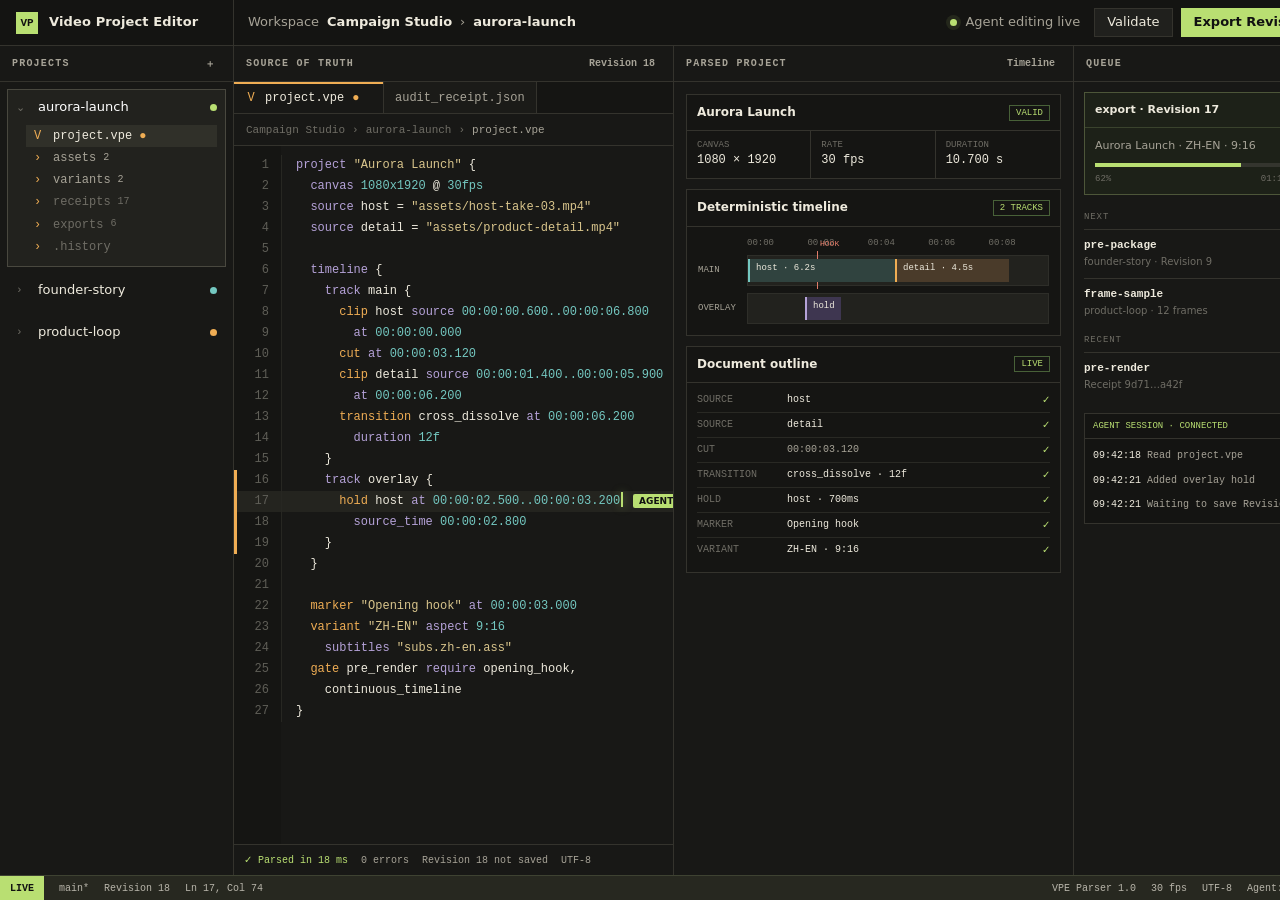
<file: design-demos/video-project-editor/live-agent-split-view.html>
<!doctype html>
<html lang="en">
<head>
<meta charset="utf-8">
<meta name="viewport" content="width=device-width,initial-scale=1">
<title>Video Project Editor — Live Agent Split View</title>
<!--
Direction C: Live Agent Split View
Assumptions:
- The operator wants the agent's text mutation and its parsed video meaning visible at once.
- project.vpe is the sole writable truth; the semantic timeline is an inspection surface.
- High information density is intentional, but all panels use real project information.
-->
<style>
:root{
  color-scheme:dark;
  --bg:#11110f;--panel:#181816;--panel2:#20201d;--line:#34332d;
  --text:#eeeadd;--muted:#a7a397;--dim:#6f6d65;--lime:#b9df72;
  --amber:#efad54;--cyan:#74c8c1;--red:#e17c69;--violet:#b5a2d8;
  --mono:"SFMono-Regular","Cascadia Code","Liberation Mono",monospace;
  --sans:ui-sans-serif,system-ui,-apple-system,"Segoe UI",sans-serif;
}
*{box-sizing:border-box} html,body{width:100%;height:100%;margin:0;overflow:hidden}
body{background:var(--bg);color:var(--text);font:13px/1.45 var(--sans)}
button{font:inherit;color:inherit}.app{height:100vh;display:grid;grid-template-rows:46px 1fr 25px}
.topbar{display:flex;align-items:center;border-bottom:1px solid var(--line);background:#141412}
.brand{height:100%;display:flex;align-items:center;gap:11px;padding:0 16px;border-right:1px solid var(--line);min-width:234px}
.mark{width:22px;height:22px;display:grid;place-items:center;background:var(--lime);color:#111;font:800 11px var(--mono)}
.brand strong{letter-spacing:.01em}.workspace{display:flex;align-items:center;gap:8px;padding:0 14px;color:var(--muted)}
.workspace b{color:var(--text);font-weight:600}.top-spacer{flex:1}
.presence{display:flex;align-items:center;gap:8px;padding:0 14px;color:var(--muted)}
.pulse{width:7px;height:7px;border-radius:50%;background:var(--lime);box-shadow:0 0 0 4px #b9df7218}
.validate,.export{height:29px;border:1px solid var(--line);background:var(--panel2);padding:0 12px;margin-right:8px}
.export{background:var(--lime);border-color:var(--lime);color:#111;font-weight:750}
.shell{min-height:0;display:grid;grid-template-columns:234px minmax(440px,1fr) minmax(400px,.92fr) 278px}
.projects,.source,.semantic,.operations{min-width:0;min-height:0;border-right:1px solid var(--line);background:var(--panel)}
.section-title{height:36px;display:flex;align-items:center;justify-content:space-between;padding:0 12px;border-bottom:1px solid var(--line);color:var(--muted);font:600 10px var(--mono);letter-spacing:.12em;text-transform:uppercase}
.section-title button{border:0;background:none;color:var(--muted);padding:3px 6px}
.project-list{padding:7px}.project{border:1px solid transparent;margin-bottom:5px}
.project-head{width:100%;display:grid;grid-template-columns:18px 1fr auto;align-items:center;gap:4px;padding:8px;border:0;background:none;text-align:left}
.project.active{border-color:#49483f;background:#22221e}.project.active .project-head{color:#fff}
.chev{color:var(--dim);font:11px var(--mono)}.project-name{white-space:nowrap;overflow:hidden;text-overflow:ellipsis}
.project-state{width:7px;height:7px;border-radius:50%;background:var(--cyan)}.project-state.warn{background:var(--amber)}.project-state.run{background:var(--lime)}
.tree{padding:0 8px 8px 26px;color:var(--muted);font:12px/1.85 var(--mono)}
.tree-row{display:flex;align-items:center;gap:7px;white-space:nowrap}.tree-row.active{color:var(--text);background:#303029;margin-left:-8px;padding-left:8px}
.tree-row.generated{color:var(--dim)}.file-icon{width:12px;color:var(--amber)}
.source{display:grid;grid-template-rows:36px 32px 32px 1fr 31px}
.tabs{display:flex;align-items:stretch;border-bottom:1px solid var(--line);background:#151513;overflow:hidden}
.tab{display:flex;align-items:center;gap:8px;min-width:150px;padding:0 11px;border:0;border-right:1px solid var(--line);background:#1b1b18;color:var(--muted);font:12px var(--mono)}
.tab.active{background:var(--panel);color:var(--text);box-shadow:inset 0 2px var(--amber)}
.dirty{color:var(--amber)}.breadcrumbs{display:flex;align-items:center;gap:7px;padding:0 12px;border-bottom:1px solid var(--line);color:var(--dim);font:11px var(--mono)}
.breadcrumbs b{color:var(--muted);font-weight:400}.editor{min-height:0;overflow:auto;padding:9px 0 25px;background:linear-gradient(90deg,#151513 0 47px,var(--panel) 47px)}
.code-line{display:grid;grid-template-columns:47px 1fr;min-height:21px;font:12px/21px var(--mono);white-space:pre}
.ln{padding-right:12px;text-align:right;color:#5f5e57;user-select:none}.code{padding-left:14px;border-left:1px solid #272722}
.code-line.changed .ln{box-shadow:inset 3px 0 var(--amber)}.code-line.focused{background:#24241f}
.kw{color:var(--violet)}.str{color:#d9c58c}.num{color:var(--cyan)}.op{color:var(--amber)}.comment{color:#6f7764;font-style:italic}
.agent-caret{display:inline-block;width:2px;height:15px;margin:0 1px -3px;background:var(--lime);box-shadow:0 0 8px #b9df7288}
.agent-note{margin-left:9px;padding:2px 6px;background:var(--lime);color:#111;font:700 9px var(--sans);border-radius:2px}
.edit-status{display:flex;align-items:center;gap:13px;padding:0 10px;border-top:1px solid var(--line);color:var(--muted);font:10px var(--mono)}
.edit-status .ok{color:var(--lime)}.semantic{display:grid;grid-template-rows:36px 1fr}
.semantic-scroll{min-height:0;overflow:auto;padding:12px}.document-card{border:1px solid var(--line);background:#151513;margin-bottom:10px}
.card-head{display:flex;align-items:center;justify-content:space-between;padding:9px 10px;border-bottom:1px solid var(--line)}
.card-head strong{font-size:12px}.chip{padding:2px 6px;border:1px solid #486138;color:var(--lime);font:9px var(--mono);text-transform:uppercase}
.summary-grid{display:grid;grid-template-columns:repeat(3,1fr)}.metric{padding:9px 10px;border-right:1px solid var(--line)}
.metric:last-child{border:0}.metric span{display:block;color:var(--dim);font:9px var(--mono);text-transform:uppercase}.metric b{font:500 12px var(--mono)}
.timeline{padding:11px}.ruler{display:grid;grid-template-columns:repeat(5,1fr);margin-left:49px;color:var(--dim);font:9px var(--mono)}
.track{display:grid;grid-template-columns:44px 1fr;gap:5px;align-items:center;margin-top:7px}.track-name{color:var(--muted);font:9px var(--mono);text-transform:uppercase}
.lane{height:31px;position:relative;background:#22221e;border:1px solid #2e2e29}
.clip{position:absolute;top:3px;height:23px;padding:4px 6px;overflow:hidden;white-space:nowrap;border-left:2px solid;font:9px var(--mono)}
.clip.host{left:0;width:52%;background:#30433f;border-color:var(--cyan)}.clip.detail{left:49%;width:38%;background:#4a3b2a;border-color:var(--amber)}
.clip.hold{left:19%;width:12%;background:#3e3650;border-color:var(--violet)}.marker{position:absolute;top:-5px;bottom:-4px;left:23%;width:1px;background:var(--red)}.marker:before{content:"HOOK";position:absolute;top:-12px;left:3px;color:var(--red);font:8px var(--mono)}
.node-list{padding:5px 10px 10px}.node{display:grid;grid-template-columns:82px 1fr auto;gap:8px;padding:6px 0;border-bottom:1px solid #292924;font:10px var(--mono)}
.node:last-child{border:0}.node-kind{color:var(--dim)}.node time{color:var(--muted)}.node .valid{color:var(--lime)}
.operations{border-right:0;display:grid;grid-template-rows:36px auto 1fr}.run-card{margin:10px;border:1px solid #4d5639;background:#1d2118}
.run-head{display:flex;justify-content:space-between;padding:9px 10px;border-bottom:1px solid #3a432d}.run-head b{font-size:11px}.run-head span{color:var(--lime);font:9px var(--mono)}
.run-body{padding:10px}.run-body p{margin:0 0 9px;color:var(--muted);font-size:11px}.progress{height:4px;background:#34352e}.progress i{display:block;width:62%;height:100%;background:var(--lime)}
.run-meta{display:flex;justify-content:space-between;margin-top:7px;color:var(--dim);font:9px var(--mono)}
.queue-list{min-height:0;overflow:auto;padding:0 10px 14px}.queue-label{margin:7px 0;color:var(--dim);font:9px var(--mono);letter-spacing:.1em}
.job{padding:9px 0;border-top:1px solid var(--line)}.job-row{display:flex;justify-content:space-between;gap:8px;font:11px var(--mono)}
.job-row span{color:var(--muted)}.job p{margin:4px 0 0;color:var(--dim);font-size:10px}
.agent-log{margin-top:12px;border:1px solid var(--line);background:#141412}.agent-log .log-title{padding:7px 8px;border-bottom:1px solid var(--line);font:9px var(--mono);color:var(--lime)}
.agent-log p{padding:0 8px;color:var(--muted);font:10px/1.45 var(--mono)}.agent-log b{color:var(--text);font-weight:500}
.statusbar{display:flex;align-items:center;gap:15px;padding:0 9px;background:#272820;border-top:1px solid #3e4232;color:#b8b5aa;font:10px var(--mono)}
.statusbar .live{align-self:stretch;display:flex;align-items:center;margin-left:-9px;padding:0 10px;background:var(--lime);color:#111;font-weight:800}
.statusbar .spacer{flex:1}.hide{display:none}
</style>
</head>
<body>
<div class="app">
  <header class="topbar">
    <div class="brand"><span class="mark">VP</span><strong>Video Project Editor</strong></div>
    <div class="workspace"><span>Workspace</span><b>Campaign Studio</b><span>›</span><b>aurora-launch</b></div>
    <div class="top-spacer"></div>
    <div class="presence"><span class="pulse"></span><span>Agent editing live</span></div>
    <button class="validate" id="validateButton">Validate</button>
    <button class="export">Export Revision 18</button>
  </header>

  <main class="shell">
    <aside class="projects">
      <div class="section-title"><span>Projects</span><button>＋</button></div>
      <div class="project-list">
        <section class="project active">
          <button class="project-head"><span class="chev">⌄</span><span class="project-name">aurora-launch</span><i class="project-state run"></i></button>
          <div class="tree">
            <div class="tree-row active"><span class="file-icon">V</span>project.vpe <span class="dirty">●</span></div>
            <div class="tree-row"><span class="file-icon">›</span>assets <small>2</small></div>
            <div class="tree-row"><span class="file-icon">›</span>variants <small>2</small></div>
            <div class="tree-row generated"><span class="file-icon">›</span>receipts <small>17</small></div>
            <div class="tree-row generated"><span class="file-icon">›</span>exports <small>6</small></div>
            <div class="tree-row generated"><span class="file-icon">›</span>.history</div>
          </div>
        </section>
        <section class="project">
          <button class="project-head"><span class="chev">›</span><span class="project-name">founder-story</span><i class="project-state"></i></button>
        </section>
        <section class="project">
          <button class="project-head"><span class="chev">›</span><span class="project-name">product-loop</span><i class="project-state warn"></i></button>
        </section>
      </div>
    </aside>

    <section class="source">
      <div class="section-title"><span>Source of truth</span><button>Revision 18</button></div>
      <nav class="tabs"><button class="tab active"><span class="file-icon">V</span>project.vpe <span class="dirty">●</span></button><button class="tab">audit_receipt.json</button></nav>
      <div class="breadcrumbs"><span>Campaign Studio</span><span>›</span><span>aurora-launch</span><span>›</span><b>project.vpe</b></div>
      <div class="editor" aria-label="project.vpe editor">
        <div class="code-line"><span class="ln">1</span><span class="code"><span class="kw">project</span> <span class="str">"Aurora Launch"</span> {</span></div>
        <div class="code-line"><span class="ln">2</span><span class="code">  <span class="kw">canvas</span> <span class="num">1080x1920</span> @ <span class="num">30fps</span></span></div>
        <div class="code-line"><span class="ln">3</span><span class="code">  <span class="kw">source</span> host = <span class="str">"assets/host-take-03.mp4"</span></span></div>
        <div class="code-line"><span class="ln">4</span><span class="code">  <span class="kw">source</span> detail = <span class="str">"assets/product-detail.mp4"</span></span></div>
        <div class="code-line"><span class="ln">5</span><span class="code"></span></div>
        <div class="code-line"><span class="ln">6</span><span class="code">  <span class="kw">timeline</span> {</span></div>
        <div class="code-line"><span class="ln">7</span><span class="code">    <span class="kw">track</span> main {</span></div>
        <div class="code-line"><span class="ln">8</span><span class="code">      <span class="op">clip</span> host <span class="kw">source</span> <span class="num">00:00:00.600..00:00:06.800</span></span></div>
        <div class="code-line"><span class="ln">9</span><span class="code">        <span class="kw">at</span> <span class="num">00:00:00.000</span></span></div>
        <div class="code-line"><span class="ln">10</span><span class="code">      <span class="op">cut</span> <span class="kw">at</span> <span class="num">00:00:03.120</span></span></div>
        <div class="code-line"><span class="ln">11</span><span class="code">      <span class="op">clip</span> detail <span class="kw">source</span> <span class="num">00:00:01.400..00:00:05.900</span></span></div>
        <div class="code-line"><span class="ln">12</span><span class="code">        <span class="kw">at</span> <span class="num">00:00:06.200</span></span></div>
        <div class="code-line"><span class="ln">13</span><span class="code">      <span class="op">transition</span> cross_dissolve <span class="kw">at</span> <span class="num">00:00:06.200</span></span></div>
        <div class="code-line"><span class="ln">14</span><span class="code">        <span class="kw">duration</span> <span class="num">12f</span></span></div>
        <div class="code-line"><span class="ln">15</span><span class="code">    }</span></div>
        <div class="code-line changed"><span class="ln">16</span><span class="code">    <span class="kw">track</span> overlay {</span></div>
        <div class="code-line changed focused"><span class="ln">17</span><span class="code">      <span class="op">hold</span> host <span class="kw">at</span> <span class="num">00:00:02.500..00:00:03.200</span><span class="agent-caret"></span><span class="agent-note">AGENT</span></span></div>
        <div class="code-line changed"><span class="ln">18</span><span class="code">        <span class="kw">source_time</span> <span class="num">00:00:02.800</span></span></div>
        <div class="code-line changed"><span class="ln">19</span><span class="code">    }</span></div>
        <div class="code-line"><span class="ln">20</span><span class="code">  }</span></div>
        <div class="code-line"><span class="ln">21</span><span class="code"></span></div>
        <div class="code-line"><span class="ln">22</span><span class="code">  <span class="op">marker</span> <span class="str">"Opening hook"</span> <span class="kw">at</span> <span class="num">00:00:03.000</span></span></div>
        <div class="code-line"><span class="ln">23</span><span class="code">  <span class="op">variant</span> <span class="str">"ZH-EN"</span> <span class="kw">aspect</span> <span class="num">9:16</span></span></div>
        <div class="code-line"><span class="ln">24</span><span class="code">    <span class="kw">subtitles</span> <span class="str">"subs.zh-en.ass"</span></span></div>
        <div class="code-line"><span class="ln">25</span><span class="code">  <span class="op">gate</span> pre_render <span class="kw">require</span> opening_hook,</span></div>
        <div class="code-line"><span class="ln">26</span><span class="code">    continuous_timeline</span></div>
        <div class="code-line"><span class="ln">27</span><span class="code">}</span></div>
      </div>
      <div class="edit-status"><span class="ok">✓ Parsed in 18 ms</span><span>0 errors</span><span>Revision 18 not saved</span><span>UTF-8</span></div>
    </section>

    <section class="semantic">
      <div class="section-title"><span>Parsed project</span><button id="viewToggle">Timeline</button></div>
      <div class="semantic-scroll">
        <article class="document-card">
          <div class="card-head"><strong>Aurora Launch</strong><span class="chip">Valid</span></div>
          <div class="summary-grid">
            <div class="metric"><span>Canvas</span><b>1080 × 1920</b></div>
            <div class="metric"><span>Rate</span><b>30 fps</b></div>
            <div class="metric"><span>Duration</span><b>10.700 s</b></div>
          </div>
        </article>
        <article class="document-card">
          <div class="card-head"><strong>Deterministic timeline</strong><span class="chip">2 tracks</span></div>
          <div class="timeline">
            <div class="ruler"><span>00:00</span><span>00:02</span><span>00:04</span><span>00:06</span><span>00:08</span></div>
            <div class="track"><span class="track-name">Main</span><div class="lane"><i class="marker"></i><div class="clip host">host · 6.2s</div><div class="clip detail">detail · 4.5s</div></div></div>
            <div class="track"><span class="track-name">Overlay</span><div class="lane"><div class="clip hold">hold</div></div></div>
          </div>
        </article>
        <article class="document-card">
          <div class="card-head"><strong>Document outline</strong><span class="chip">Live</span></div>
          <div class="node-list">
            <div class="node"><span class="node-kind">SOURCE</span><span>host</span><span class="valid">✓</span></div>
            <div class="node"><span class="node-kind">SOURCE</span><span>detail</span><span class="valid">✓</span></div>
            <div class="node"><span class="node-kind">CUT</span><time>00:00:03.120</time><span class="valid">✓</span></div>
            <div class="node"><span class="node-kind">TRANSITION</span><span>cross_dissolve · 12f</span><span class="valid">✓</span></div>
            <div class="node"><span class="node-kind">HOLD</span><span>host · 700ms</span><span class="valid">✓</span></div>
            <div class="node"><span class="node-kind">MARKER</span><span>Opening hook</span><span class="valid">✓</span></div>
            <div class="node"><span class="node-kind">VARIANT</span><span>ZH-EN · 9:16</span><span class="valid">✓</span></div>
          </div>
        </article>
      </div>
    </section>

    <aside class="operations">
      <div class="section-title"><span>Queue</span><button>1 running</button></div>
      <article class="run-card">
        <div class="run-head"><b>export · Revision 17</b><span>RUNNING</span></div>
        <div class="run-body"><p>Aurora Launch · ZH-EN · 9:16</p><div class="progress"><i></i></div><div class="run-meta"><span>62%</span><span>01:18 elapsed</span></div></div>
      </article>
      <div class="queue-list">
        <div class="queue-label">NEXT</div>
        <div class="job"><div class="job-row"><b>pre-package</b><span>queued</span></div><p>founder-story · Revision 9</p></div>
        <div class="job"><div class="job-row"><b>frame-sample</b><span>queued</span></div><p>product-loop · 12 frames</p></div>
        <div class="queue-label">RECENT</div>
        <div class="job"><div class="job-row"><b>pre-render</b><span style="color:var(--lime)">passed</span></div><p>Receipt 9d71…a42f</p></div>
        <div class="agent-log">
          <div class="log-title">AGENT SESSION · CONNECTED</div>
          <p><b>09:42:18</b> Read project.vpe</p>
          <p><b>09:42:21</b> Added overlay hold</p>
          <p><b>09:42:21</b> Waiting to save Revision 18</p>
        </div>
      </div>
    </aside>
  </main>

  <footer class="statusbar">
    <span class="live">LIVE</span><span>main*</span><span>Revision 18</span><span>Ln 17, Col 74</span>
    <span class="spacer"></span><span>VPE Parser 1.0</span><span>30 fps</span><span>UTF-8</span><span>Agent: connected</span>
  </footer>
</div>
<script>
document.querySelectorAll(".project-head").forEach((button) => {
  button.addEventListener("click", () => {
    document.querySelectorAll(".project").forEach((project) => project.classList.remove("active"));
    button.closest(".project").classList.add("active");
  });
});
document.querySelectorAll(".tab").forEach((button) => {
  button.addEventListener("click", () => {
    document.querySelectorAll(".tab").forEach((tab) => tab.classList.remove("active"));
    button.classList.add("active");
  });
});
document.getElementById("validateButton").addEventListener("click", (event) => {
  event.currentTarget.textContent = "✓ Valid";
  event.currentTarget.style.color = "var(--lime)";
});
</script>
</body>
</html>
</file>
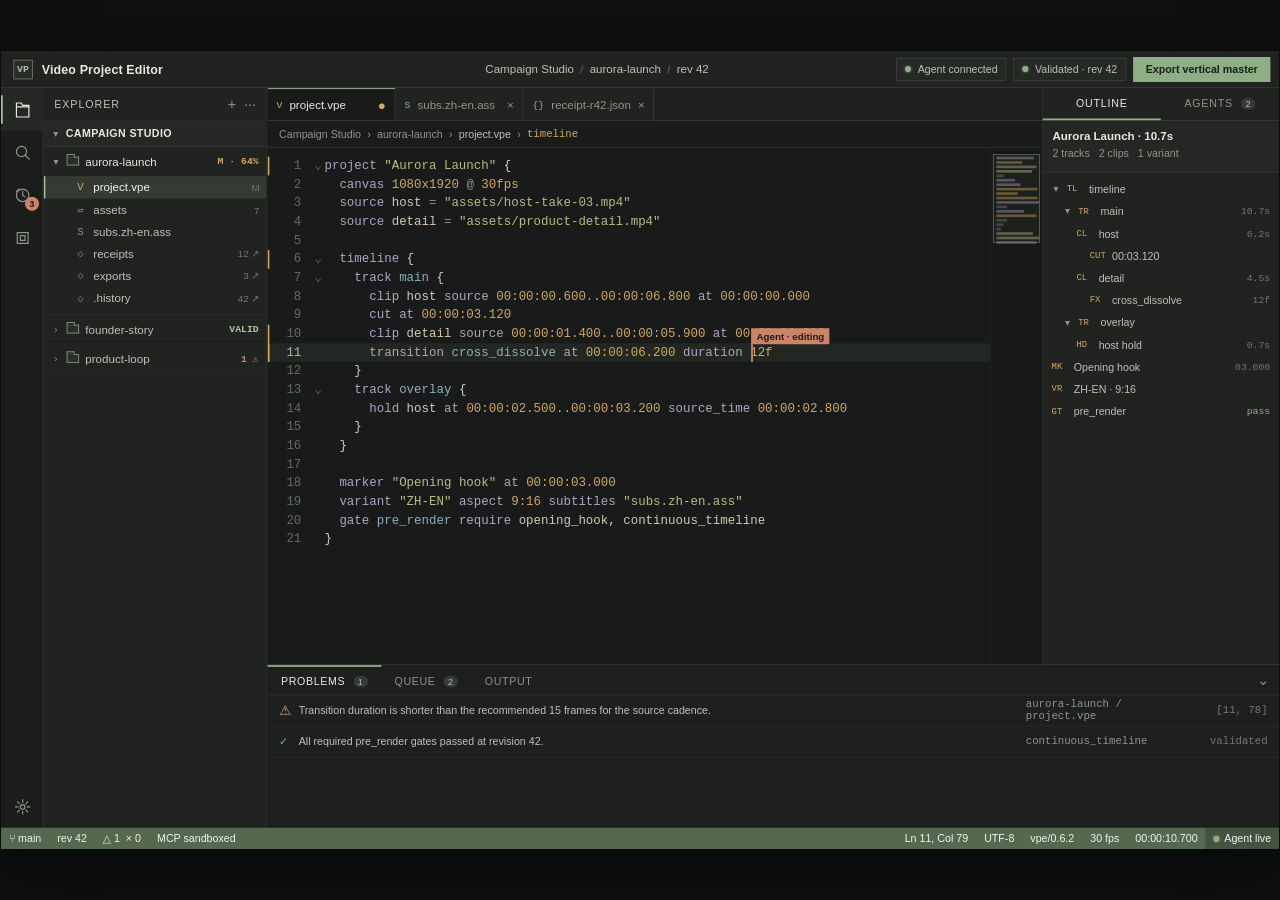
<file: design-demos/video-project-editor/native-code-workbench.html>
<!doctype html>
<html lang="en">
<head>
  <meta charset="utf-8">
  <meta name="viewport" content="width=device-width, initial-scale=1">
  <title>Video Project Editor — Native Code Workbench</title>
  <!--
    Direction A: Native Code Workbench
    Assumptions:
    - The operator is supervising a live agent on a 1440 × 900 desktop.
    - project.vpe is the only writable source of truth; generated folders stay inspectable and read-only.
    - Familiar editor grammar should lower learning cost, while revision, validation, queue, and agent state remain continuously visible.
    Form:
    - The design grows from the product's "video project as compilable text" model.
    - Native workbench density, restrained graphite surfaces, and amber/green state color make operational evidence legible without becoming a neon AI dashboard.
  -->
  <style>
    :root {
      --frame-w: 1440px;
      --frame-h: 900px;
      --bg-0: #171918;
      --bg-1: #1d201e;
      --bg-2: #242724;
      --bg-3: #2b2e2a;
      --bg-hover: #33372f;
      --line: #3b3f39;
      --line-soft: #30332f;
      --text: #e7e9e2;
      --text-2: #bdc1b8;
      --text-3: #8f958b;
      --muted: #72786f;
      --green: #8eae86;
      --green-strong: #a9c79f;
      --amber: #d4a85a;
      --amber-soft: #7a6337;
      --clay: #ca8469;
      --blue: #8faec0;
      --violet: #b5a2c5;
      --red: #d27676;
      --selection: #35483f;
      --sans: "Segoe UI", "Noto Sans", "Liberation Sans", system-ui, sans-serif;
      --mono: "Cascadia Mono", "SFMono-Regular", "Liberation Mono", Menlo, monospace;
    }

    * { box-sizing: border-box; }

    html, body {
      width: 100%;
      height: 100%;
      margin: 0;
      overflow: hidden;
      background: #0f1110;
      color: var(--text);
      font-family: var(--sans);
    }

    button {
      color: inherit;
      font: inherit;
    }

    button:focus-visible,
    [tabindex]:focus-visible {
      outline: 2px solid var(--green-strong);
      outline-offset: -2px;
    }

    .stage {
      width: var(--frame-w);
      height: var(--frame-h);
      position: absolute;
      inset: 50% auto auto 50%;
      transform: translate(-50%, -50%);
      transform-origin: center;
      overflow: hidden;
      background: var(--bg-1);
      border: 1px solid #0b0c0b;
      box-shadow: 0 24px 80px rgba(0,0,0,.52);
      display: grid;
      grid-template-rows: 42px 1fr 24px;
    }

    .product-bar {
      display: grid;
      grid-template-columns: 320px 1fr auto;
      align-items: center;
      min-width: 0;
      padding: 0 10px 0 14px;
      border-bottom: 1px solid var(--line);
      background: #20231f;
      user-select: none;
    }

    .brand {
      display: flex;
      align-items: center;
      gap: 10px;
      min-width: 0;
      font-size: 14px;
      font-weight: 650;
      letter-spacing: .01em;
    }

    .brand-mark {
      width: 22px;
      height: 22px;
      display: grid;
      place-items: center;
      border: 1px solid #687064;
      background: #292e28;
      color: var(--green-strong);
      font-family: var(--mono);
      font-size: 11px;
      font-weight: 700;
    }

    .product-context {
      display: flex;
      justify-content: center;
      align-items: center;
      gap: 7px;
      min-width: 0;
      color: var(--text-2);
      font-size: 13px;
    }

    .context-sep { color: #5e645c; }

    .top-state,
    .top-actions {
      display: flex;
      align-items: center;
      gap: 8px;
    }

    .top-actions { justify-content: flex-end; }

    .state-pill {
      height: 26px;
      display: inline-flex;
      align-items: center;
      gap: 7px;
      padding: 0 9px;
      border: 1px solid var(--line);
      background: #252924;
      color: var(--text-2);
      font-size: 12px;
      white-space: nowrap;
    }

    .dot {
      width: 7px;
      height: 7px;
      flex: none;
      border-radius: 50%;
      background: var(--green);
      box-shadow: 0 0 0 2px rgba(142,174,134,.12);
    }

    .dot.amber { background: var(--amber); box-shadow: none; }

    .export-btn {
      height: 28px;
      padding: 0 13px;
      border: 1px solid #93ad8c;
      background: var(--green);
      color: #172018;
      font-size: 12px;
      font-weight: 700;
      cursor: pointer;
    }

    .export-btn:hover { background: var(--green-strong); }
    .export-btn[disabled] { cursor: default; opacity: .78; }

    .workspace {
      min-height: 0;
      display: grid;
      grid-template-columns: 48px 252px minmax(0, 1fr);
    }

    .activity-bar {
      display: flex;
      flex-direction: column;
      justify-content: space-between;
      align-items: stretch;
      background: #1b1d1b;
      border-right: 1px solid var(--line);
      user-select: none;
    }

    .activity-group {
      display: flex;
      flex-direction: column;
    }

    .activity-btn {
      position: relative;
      width: 48px;
      height: 48px;
      padding: 0;
      border: 0;
      background: transparent;
      color: #8e958b;
      cursor: pointer;
      display: grid;
      place-items: center;
    }

    .activity-btn:hover { color: var(--text); background: #222522; }

    .activity-btn.active {
      color: var(--text);
      background: #252825;
    }

    .activity-btn.active::before {
      content: "";
      position: absolute;
      left: 0;
      top: 8px;
      bottom: 8px;
      width: 2px;
      background: var(--green-strong);
    }

    .activity-icon {
      width: 21px;
      height: 21px;
      fill: none;
      stroke: currentColor;
      stroke-width: 1.5;
      stroke-linecap: square;
      stroke-linejoin: miter;
    }

    .activity-badge {
      position: absolute;
      right: 5px;
      bottom: 6px;
      min-width: 16px;
      height: 16px;
      padding: 0 4px;
      display: grid;
      place-items: center;
      border-radius: 8px;
      background: var(--clay);
      color: #1d1816;
      font: 700 10px var(--sans);
    }

    .side-panel {
      min-width: 0;
      overflow: hidden;
      border-right: 1px solid var(--line);
      background: #202320;
      display: flex;
      flex-direction: column;
    }

    .panel-title {
      height: 36px;
      padding: 0 12px;
      display: flex;
      align-items: center;
      justify-content: space-between;
      flex: none;
      color: var(--text-2);
      font-size: 12px;
      letter-spacing: .09em;
      text-transform: uppercase;
    }

    .panel-actions {
      display: flex;
      gap: 9px;
      color: var(--text-3);
      letter-spacing: 0;
      font-size: 16px;
    }

    .side-content {
      min-height: 0;
      flex: 1;
      overflow: hidden;
    }

    .workspace-section {
      height: 30px;
      display: flex;
      align-items: center;
      gap: 6px;
      padding: 0 9px;
      border-top: 1px solid var(--line-soft);
      border-bottom: 1px solid var(--line-soft);
      background: #252825;
      color: var(--text);
      font-size: 12px;
      font-weight: 700;
      letter-spacing: .035em;
      text-transform: uppercase;
    }

    .chevron {
      width: 10px;
      color: var(--text-3);
      font-size: 11px;
      text-align: center;
    }

    .project {
      border-bottom: 1px solid #292c29;
    }

    .project-head {
      width: 100%;
      height: 32px;
      padding: 0 9px;
      display: flex;
      align-items: center;
      gap: 7px;
      border: 0;
      background: transparent;
      color: var(--text-2);
      text-align: left;
      cursor: pointer;
      font-size: 13px;
    }

    .project-head:hover { background: var(--bg-hover); }
    .project.active > .project-head { color: var(--text); }

    .folder-mark {
      width: 14px;
      height: 10px;
      position: relative;
      border: 1px solid #879083;
      background: #2a2e29;
    }

    .folder-mark::before {
      content: "";
      position: absolute;
      left: -1px;
      top: -4px;
      width: 7px;
      height: 3px;
      border: 1px solid #879083;
      border-bottom: 0;
      background: #2a2e29;
    }

    .project-name {
      min-width: 0;
      flex: 1;
      overflow: hidden;
      text-overflow: ellipsis;
      white-space: nowrap;
    }

    .project-state {
      font: 700 11px var(--mono);
      color: var(--amber);
    }

    .project-state.valid { color: var(--green-strong); }
    .project-state.warning { color: var(--clay); }

    .tree {
      padding: 1px 0 5px;
    }

    .project.collapsed .tree { display: none; }

    .tree-row {
      height: 25px;
      padding: 0 8px 0 32px;
      display: flex;
      align-items: center;
      gap: 7px;
      color: var(--text-2);
      font-size: 13px;
      cursor: pointer;
      border-left: 2px solid transparent;
    }

    .tree-row:hover { background: #2b2f2a; }

    .tree-row.selected {
      background: #353b33;
      color: #f2f3ed;
      border-left-color: var(--green-strong);
    }

    .tree-icon {
      width: 15px;
      color: var(--text-3);
      text-align: center;
      font: 12px var(--mono);
    }

    .tree-icon.code { color: var(--amber); }
    .tree-icon.asset { color: var(--blue); }
    .tree-icon.lock { color: var(--muted); }
    .tree-label { flex: 1; white-space: nowrap; overflow: hidden; text-overflow: ellipsis; }
    .tree-meta { color: var(--muted); font-size: 11px; }

    .side-placeholder {
      display: none;
      height: 100%;
      padding: 14px 12px;
      color: var(--text-3);
      font-size: 13px;
      line-height: 1.55;
    }

    .side-placeholder.visible { display: block; }

    .search-box {
      width: 100%;
      height: 30px;
      margin-bottom: 12px;
      padding: 0 9px;
      border: 1px solid var(--line);
      background: #171a18;
      color: var(--text);
      font: 12px var(--mono);
    }

    .search-result {
      padding: 8px;
      border-top: 1px solid var(--line-soft);
      color: var(--text-2);
    }

    .main {
      min-width: 0;
      min-height: 0;
      display: grid;
      grid-template-columns: minmax(0, 1fr) 266px;
      grid-template-rows: minmax(0, 1fr) 184px;
      background: var(--bg-0);
    }

    .editor-shell {
      min-width: 0;
      min-height: 0;
      border-right: 1px solid var(--line);
      display: grid;
      grid-template-rows: 37px 30px minmax(0, 1fr);
    }

    .tabs {
      display: flex;
      align-items: end;
      min-width: 0;
      overflow: hidden;
      border-bottom: 1px solid var(--line);
      background: #1d201e;
    }

    .tab {
      height: 37px;
      min-width: 144px;
      max-width: 190px;
      padding: 0 10px;
      display: flex;
      align-items: center;
      gap: 8px;
      border: 0;
      border-right: 1px solid var(--line);
      border-top: 2px solid transparent;
      background: #202320;
      color: var(--text-3);
      cursor: pointer;
      font-size: 13px;
    }

    .tab:hover { background: #282c27; color: var(--text-2); }

    .tab.active {
      background: #181b19;
      color: var(--text);
      border-top-color: var(--green-strong);
    }

    .tab-icon { color: var(--amber); font-family: var(--mono); font-size: 11px; }
    .tab-name { overflow: hidden; text-overflow: ellipsis; white-space: nowrap; }
    .tab-dirty { margin-left: auto; color: var(--amber); font-size: 15px; }
    .tab-close { margin-left: auto; color: var(--text-3); }

    .breadcrumbs {
      display: flex;
      align-items: center;
      gap: 7px;
      padding: 0 13px;
      min-width: 0;
      border-bottom: 1px solid var(--line-soft);
      background: #191c1a;
      color: var(--text-3);
      font-size: 12px;
      user-select: none;
    }

    .crumb-current { color: var(--text-2); }
    .crumb-symbol { color: var(--amber); font-family: var(--mono); }

    .editor {
      position: relative;
      min-height: 0;
      overflow: hidden;
      background: #181b19;
      font-family: var(--mono);
      font-size: 14px;
      line-height: 21px;
    }

    .code-pane {
      position: absolute;
      inset: 0 58px 0 0;
      padding: 10px 0 22px;
      overflow: hidden;
    }

    .code-line {
      position: relative;
      height: 21px;
      display: grid;
      grid-template-columns: 50px 14px minmax(0, 1fr);
      align-items: center;
      white-space: pre;
    }

    .code-line:hover { background: rgba(255,255,255,.018); }

    .code-line.active {
      background: #222721;
      box-shadow: inset 2px 0 var(--green);
    }

    .code-line.changed::before {
      content: "";
      position: absolute;
      left: 0;
      top: 0;
      bottom: 0;
      width: 2px;
      background: var(--amber);
    }

    .line-no {
      padding-right: 12px;
      color: #646a63;
      text-align: right;
      user-select: none;
    }

    .code-line.active .line-no { color: #afb5ac; }
    .fold { color: #596159; text-align: center; user-select: none; }
    .code { overflow: visible; color: #cfd3ca; }
    .kw { color: #b5a2c5; }
    .type { color: #8faec0; }
    .str { color: #b9bc80; }
    .num { color: #d4a85a; }
    .id { color: #d8c7b4; }
    .op { color: #82968a; }

    .diagnostic {
      border-bottom: 1px wavy var(--amber);
      text-decoration-skip-ink: none;
    }

    .agent-cursor {
      position: absolute;
      left: 544px;
      top: 220px;
      width: 2px;
      height: 21px;
      background: var(--clay);
      z-index: 5;
      animation: cursorBlink 1.15s steps(1) infinite;
    }

    .agent-cursor::before {
      content: "Agent · editing";
      position: absolute;
      left: 0;
      bottom: 20px;
      padding: 3px 6px;
      background: var(--clay);
      color: #211914;
      font: 700 11px var(--sans);
      white-space: nowrap;
    }

    @keyframes cursorBlink {
      0%, 62% { opacity: 1; }
      63%, 100% { opacity: .38; }
    }

    .minimap {
      position: absolute;
      inset: 0 0 0 auto;
      width: 58px;
      padding: 10px 6px;
      border-left: 1px solid #242824;
      background: #171917;
      overflow: hidden;
    }

    .mini-line {
      height: 3px;
      margin-bottom: 2px;
      background: #535a52;
      opacity: .7;
    }

    .mini-line.k { background: #776d82; }
    .mini-line.s { background: #7b7d5f; }
    .mini-line.n { background: #8a7042; }
    .mini-viewport {
      position: absolute;
      left: 2px;
      right: 2px;
      top: 7px;
      height: 100px;
      border: 1px solid rgba(169,199,159,.4);
      background: rgba(169,199,159,.04);
    }

    .readonly-view {
      display: none;
      height: 100%;
      padding: 22px 24px;
      color: var(--text-2);
      font-family: var(--sans);
    }

    .readonly-view.visible { display: block; }

    .readonly-kicker {
      margin-bottom: 8px;
      color: var(--amber);
      font: 700 12px var(--mono);
      letter-spacing: .08em;
      text-transform: uppercase;
    }

    .readonly-view h2 {
      margin: 0 0 14px;
      color: var(--text);
      font-size: 20px;
      font-weight: 600;
    }

    .receipt-table {
      width: 100%;
      border-collapse: collapse;
      font: 12px var(--mono);
    }

    .receipt-table th,
    .receipt-table td {
      padding: 9px 10px;
      border: 1px solid var(--line);
      text-align: left;
    }

    .receipt-table th {
      color: var(--text-3);
      background: #222522;
      font-family: var(--sans);
      text-transform: uppercase;
      letter-spacing: .05em;
    }

    .right-panel {
      min-width: 0;
      min-height: 0;
      display: flex;
      flex-direction: column;
      background: #202320;
    }

    .right-tabs {
      height: 37px;
      flex: none;
      display: flex;
      align-items: stretch;
      border-bottom: 1px solid var(--line);
    }

    .right-tab {
      flex: 1;
      border: 0;
      border-bottom: 2px solid transparent;
      background: transparent;
      color: var(--text-3);
      font-size: 12px;
      text-transform: uppercase;
      letter-spacing: .07em;
      cursor: pointer;
    }

    .right-tab:hover { color: var(--text-2); background: #272a27; }

    .right-tab.active {
      color: var(--text);
      border-bottom-color: var(--green);
    }

    .right-view {
      min-height: 0;
      flex: 1;
      overflow: hidden;
    }

    .outline-view,
    .agents-view { height: 100%; }
    .agents-view { display: none; padding: 12px; }

    .outline-summary {
      height: 58px;
      padding: 9px 11px;
      border-bottom: 1px solid var(--line-soft);
      background: #242724;
    }

    .outline-summary strong {
      display: block;
      margin-bottom: 5px;
      font-size: 13px;
      font-weight: 650;
    }

    .outline-meta {
      display: flex;
      gap: 10px;
      color: var(--text-3);
      font-size: 12px;
    }

    .outline-tree { padding: 6px 0; }

    .outline-row {
      height: 25px;
      padding: 0 10px;
      display: flex;
      align-items: center;
      gap: 7px;
      color: var(--text-2);
      font-size: 12px;
      cursor: pointer;
    }

    .outline-row:hover { background: var(--bg-hover); color: var(--text); }
    .outline-row.indent-1 { padding-left: 23px; }
    .outline-row.indent-2 { padding-left: 38px; }
    .outline-row.indent-3 { padding-left: 53px; }

    .outline-type {
      width: 18px;
      color: var(--amber);
      font: 10px var(--mono);
      text-transform: uppercase;
    }

    .outline-duration {
      margin-left: auto;
      color: var(--muted);
      font: 11px var(--mono);
    }

    .presence-card {
      display: grid;
      grid-template-columns: 30px minmax(0, 1fr);
      gap: 9px;
      padding: 10px;
      margin-bottom: 10px;
      border: 1px solid var(--line);
      background: #252825;
    }

    .avatar {
      width: 30px;
      height: 30px;
      display: grid;
      place-items: center;
      background: #3a2d27;
      border: 1px solid var(--clay);
      color: #e7b29e;
      font: 700 11px var(--mono);
    }

    .avatar.human {
      background: #263129;
      border-color: var(--green);
      color: var(--green-strong);
    }

    .presence-name { font-size: 13px; font-weight: 650; }
    .presence-meta { margin-top: 4px; color: var(--text-3); font-size: 12px; line-height: 1.35; }

    .live-note {
      padding: 9px;
      border-left: 2px solid var(--clay);
      background: #2b2724;
      color: var(--text-2);
      font-size: 12px;
      line-height: 1.45;
    }

    .bottom-panel {
      grid-column: 1 / -1;
      min-width: 0;
      min-height: 0;
      border-top: 1px solid var(--line);
      background: #1d201e;
      display: grid;
      grid-template-rows: 34px minmax(0, 1fr);
    }

    .bottom-head {
      display: flex;
      align-items: stretch;
      border-bottom: 1px solid var(--line-soft);
    }

    .bottom-tab {
      position: relative;
      padding: 0 15px;
      border: 0;
      border-top: 2px solid transparent;
      background: transparent;
      color: var(--text-3);
      font-size: 12px;
      text-transform: uppercase;
      letter-spacing: .06em;
      cursor: pointer;
    }

    .bottom-tab:hover { color: var(--text-2); }

    .bottom-tab.active {
      color: var(--text);
      border-top-color: var(--green);
    }

    .count {
      margin-left: 5px;
      padding: 1px 5px;
      border-radius: 8px;
      background: #373b36;
      color: var(--text-2);
      font-size: 10px;
    }

    .bottom-spacer { flex: 1; }

    .panel-collapse {
      width: 36px;
      border: 0;
      background: transparent;
      color: var(--text-3);
      cursor: pointer;
    }

    .bottom-content {
      min-height: 0;
      overflow: hidden;
    }

    .bottom-view { display: none; height: 100%; }
    .bottom-view.active { display: block; }

    .problem-row {
      height: 35px;
      padding: 0 13px;
      display: grid;
      grid-template-columns: 22px minmax(0, 1fr) 190px 82px;
      align-items: center;
      border-bottom: 1px solid #292c29;
      color: var(--text-2);
      font-size: 12px;
    }

    .problem-severity { color: var(--amber); font-size: 15px; }
    .problem-file { color: var(--text-3); font-family: var(--mono); }
    .problem-line { color: var(--muted); font-family: var(--mono); text-align: right; }

    .queue-grid {
      display: grid;
      grid-template-columns: 1.25fr .8fr .65fr 1fr .55fr;
      height: 100%;
      font-size: 12px;
    }

    .queue-cell {
      min-width: 0;
      height: 35px;
      padding: 0 12px;
      display: flex;
      align-items: center;
      border-bottom: 1px solid #292c29;
      overflow: hidden;
      white-space: nowrap;
      text-overflow: ellipsis;
    }

    .queue-head {
      height: 28px;
      color: var(--text-3);
      background: #222522;
      text-transform: uppercase;
      letter-spacing: .05em;
    }

    .queue-status { gap: 7px; }
    .queue-link { color: var(--blue); cursor: pointer; }

    .progress-track {
      width: 100%;
      height: 5px;
      background: #3b3e3a;
    }

    .progress-fill {
      width: 64%;
      height: 100%;
      background: var(--green);
    }

    .cancel-btn {
      padding: 3px 7px;
      border: 1px solid var(--line);
      background: #282b28;
      color: var(--text-2);
      font-size: 11px;
      cursor: pointer;
    }

    .cancel-btn:hover { border-color: var(--red); color: #e1a0a0; }

    .output-log {
      padding: 8px 12px;
      color: var(--text-2);
      font: 12px/1.7 var(--mono);
    }

    .log-time { color: var(--muted); }
    .log-ok { color: var(--green-strong); }

    .status-bar {
      display: flex;
      align-items: center;
      min-width: 0;
      background: #556850;
      color: #f2f5ef;
      font-size: 12px;
      user-select: none;
    }

    .status-item {
      height: 24px;
      padding: 0 9px;
      display: flex;
      align-items: center;
      gap: 5px;
      white-space: nowrap;
    }

    .status-item:hover { background: rgba(255,255,255,.11); }
    .status-spacer { flex: 1; min-width: 10px; }
    .status-agent { background: rgba(25,30,24,.28); }
    .status-warn { color: #fff1cb; }
  </style>
</head>
<body>
  <main class="stage" id="stage" aria-label="Video Project Editor prototype">
    <header class="product-bar">
      <div class="brand">
        <div class="brand-mark">VP</div>
        <span>Video Project Editor</span>
      </div>
      <div class="product-context">
        <span>Campaign Studio</span>
        <span class="context-sep">/</span>
        <span>aurora-launch</span>
        <span class="context-sep">/</span>
        <span>rev 42</span>
      </div>
      <div class="top-actions">
        <div class="state-pill"><span class="dot"></span>Agent connected</div>
        <div class="state-pill" id="validationPill"><span class="dot"></span>Validated · rev 42</div>
        <button class="export-btn" id="exportButton">Export vertical master</button>
      </div>
    </header>

    <section class="workspace">
      <nav class="activity-bar" aria-label="Activity">
        <div class="activity-group">
          <button class="activity-btn active" data-side="explorer" aria-label="Explorer" title="Explorer">
            <svg class="activity-icon" viewBox="0 0 24 24" aria-hidden="true"><path d="M4 3h6l2 3h8v15H4z"/><path d="M4 8h16"/></svg>
          </button>
          <button class="activity-btn" data-side="search" aria-label="Search" title="Search">
            <svg class="activity-icon" viewBox="0 0 24 24" aria-hidden="true"><circle cx="10.5" cy="10.5" r="6.5"/><path d="m15.5 15.5 5 5"/></svg>
          </button>
          <button class="activity-btn" data-side="revisions" aria-label="Revisions" title="Revisions">
            <svg class="activity-icon" viewBox="0 0 24 24" aria-hidden="true"><circle cx="12" cy="12" r="8"/><path d="M12 7v5l3 2M7 4 4 7"/></svg>
            <span class="activity-badge">3</span>
          </button>
          <button class="activity-btn" data-side="jobs" aria-label="Jobs" title="Jobs">
            <svg class="activity-icon" viewBox="0 0 24 24" aria-hidden="true"><path d="M5 5h14v14H5zM9 9h6v6H9z"/></svg>
          </button>
        </div>
        <div class="activity-group">
          <button class="activity-btn" aria-label="Settings" title="Settings">
            <svg class="activity-icon" viewBox="0 0 24 24" aria-hidden="true"><circle cx="12" cy="12" r="3"/><path d="M12 3v3m0 12v3M3 12h3m12 0h3M5.6 5.6l2.1 2.1m8.6 8.6 2.1 2.1m0-12.8-2.1 2.1m-8.6 8.6-2.1 2.1"/></svg>
          </button>
        </div>
      </nav>

      <aside class="side-panel">
        <div class="panel-title">
          <span id="sideTitle">Explorer</span>
          <span class="panel-actions"><span>+</span><span>···</span></span>
        </div>
        <div class="side-content" id="explorerView">
          <div class="workspace-section"><span class="chevron">▾</span>Campaign Studio</div>

          <div class="project active" data-project="aurora-launch">
            <button class="project-head">
              <span class="chevron">▾</span><span class="folder-mark"></span>
              <span class="project-name">aurora-launch</span>
              <span class="project-state">M · 64%</span>
            </button>
            <div class="tree">
              <div class="tree-row selected" data-file="project.vpe" tabindex="0">
                <span class="tree-icon code">V</span><span class="tree-label">project.vpe</span><span class="tree-meta">M</span>
              </div>
              <div class="tree-row" data-file="assets" tabindex="0">
                <span class="tree-icon asset">▱</span><span class="tree-label">assets</span><span class="tree-meta">7</span>
              </div>
              <div class="tree-row" data-file="subs.zh-en.ass" tabindex="0">
                <span class="tree-icon">S</span><span class="tree-label">subs.zh-en.ass</span>
              </div>
              <div class="tree-row" data-file="receipts" tabindex="0">
                <span class="tree-icon lock">◇</span><span class="tree-label">receipts</span><span class="tree-meta">12 ↗</span>
              </div>
              <div class="tree-row" data-file="exports" tabindex="0">
                <span class="tree-icon lock">◇</span><span class="tree-label">exports</span><span class="tree-meta">3 ↗</span>
              </div>
              <div class="tree-row" data-file=".history" tabindex="0">
                <span class="tree-icon lock">◇</span><span class="tree-label">.history</span><span class="tree-meta">42 ↗</span>
              </div>
            </div>
          </div>

          <div class="project collapsed" data-project="founder-story">
            <button class="project-head">
              <span class="chevron">›</span><span class="folder-mark"></span>
              <span class="project-name">founder-story</span>
              <span class="project-state valid">VALID</span>
            </button>
            <div class="tree">
              <div class="tree-row" data-file="founder-story/project.vpe"><span class="tree-icon code">V</span><span class="tree-label">project.vpe</span></div>
              <div class="tree-row"><span class="tree-icon asset">▱</span><span class="tree-label">assets</span><span class="tree-meta">11</span></div>
              <div class="tree-row"><span class="tree-icon lock">◇</span><span class="tree-label">exports</span><span class="tree-meta">1 ↗</span></div>
            </div>
          </div>

          <div class="project collapsed" data-project="product-loop">
            <button class="project-head">
              <span class="chevron">›</span><span class="folder-mark"></span>
              <span class="project-name">product-loop</span>
              <span class="project-state warning">1 ⚠</span>
            </button>
            <div class="tree">
              <div class="tree-row" data-file="product-loop/project.vpe"><span class="tree-icon code">V</span><span class="tree-label">project.vpe</span></div>
              <div class="tree-row"><span class="tree-icon asset">▱</span><span class="tree-label">assets</span><span class="tree-meta">4</span></div>
              <div class="tree-row"><span class="tree-icon lock">◇</span><span class="tree-label">receipts</span><span class="tree-meta">8 ↗</span></div>
            </div>
          </div>
        </div>

        <div class="side-placeholder" id="searchView">
          <input class="search-box" value="opening_hook" aria-label="Search projects">
          <div class="search-result"><strong>project.vpe</strong><br>gate pre_render require <span style="color:var(--amber)">opening_hook</span></div>
          <div class="search-result"><strong>receipt-r42.json</strong><br>quality gate passed</div>
        </div>
        <div class="side-placeholder" id="revisionsView">
          <strong style="color:var(--text)">Revision history</strong>
          <div class="search-result">rev 42 · Agent<br><span style="color:var(--muted)">transition duration → 12f</span></div>
          <div class="search-result">rev 41 · Maya Chen<br><span style="color:var(--muted)">Added ZH-EN variant</span></div>
          <div class="search-result">rev 40 · Agent<br><span style="color:var(--muted)">Opening hook marker</span></div>
        </div>
        <div class="side-placeholder" id="jobsView">
          <strong style="color:var(--text)">Export jobs</strong>
          <div class="search-result">exp-8F21 · Running 64%<br><span style="color:var(--muted)">vertical-master.mp4</span></div>
          <div class="search-result">exp-8E94 · Completed<br><span style="color:var(--muted)">preview-r41.mp4</span></div>
        </div>
      </aside>

      <section class="main">
        <section class="editor-shell">
          <div class="tabs" id="tabs">
            <button class="tab active" data-tab="project.vpe"><span class="tab-icon">V</span><span class="tab-name">project.vpe</span><span class="tab-dirty">●</span></button>
            <button class="tab" data-tab="subs.zh-en.ass"><span class="tab-icon" style="color:var(--blue)">S</span><span class="tab-name">subs.zh-en.ass</span><span class="tab-close">×</span></button>
            <button class="tab" data-tab="receipt-r42.json"><span class="tab-icon" style="color:var(--green)">{} </span><span class="tab-name">receipt-r42.json</span><span class="tab-close">×</span></button>
          </div>
          <div class="breadcrumbs" id="breadcrumbs">
            <span>Campaign Studio</span><span>›</span><span>aurora-launch</span><span>›</span>
            <span class="crumb-current">project.vpe</span><span>›</span><span class="crumb-symbol">timeline</span>
          </div>

          <div class="editor" id="editor">
            <div class="code-pane" id="codePane">
              <div class="code-line changed"><span class="line-no">1</span><span class="fold">⌄</span><span class="code"><span class="kw">project</span> <span class="str">"Aurora Launch"</span> {</span></div>
              <div class="code-line"><span class="line-no">2</span><span></span><span class="code">  <span class="kw">canvas</span> <span class="num">1080x1920</span> <span class="op">@</span> <span class="num">30fps</span></span></div>
              <div class="code-line"><span class="line-no">3</span><span></span><span class="code">  <span class="kw">source</span> <span class="id">host</span> <span class="op">=</span> <span class="str">"assets/host-take-03.mp4"</span></span></div>
              <div class="code-line"><span class="line-no">4</span><span></span><span class="code">  <span class="kw">source</span> <span class="id">detail</span> <span class="op">=</span> <span class="str">"assets/product-detail.mp4"</span></span></div>
              <div class="code-line"><span class="line-no">5</span><span></span><span class="code"></span></div>
              <div class="code-line changed"><span class="line-no">6</span><span class="fold">⌄</span><span class="code">  <span class="kw">timeline</span> {</span></div>
              <div class="code-line"><span class="line-no">7</span><span class="fold">⌄</span><span class="code">    <span class="kw">track</span> <span class="type">main</span> {</span></div>
              <div class="code-line"><span class="line-no">8</span><span></span><span class="code">      <span class="kw">clip</span> <span class="id">host</span> <span class="kw">source</span> <span class="num">00:00:00.600..00:00:06.800</span> <span class="kw">at</span> <span class="num">00:00:00.000</span></span></div>
              <div class="code-line"><span class="line-no">9</span><span></span><span class="code">      <span class="kw">cut at</span> <span class="num">00:00:03.120</span></span></div>
              <div class="code-line changed"><span class="line-no">10</span><span></span><span class="code">      <span class="kw">clip</span> <span class="id">detail</span> <span class="kw">source</span> <span class="num">00:00:01.400..00:00:05.900</span> <span class="kw">at</span> <span class="num">00:00:06.200</span></span></div>
              <div class="code-line active changed"><span class="line-no">11</span><span></span><span class="code">      <span class="kw">transition</span> <span class="type">cross_dissolve</span> <span class="kw">at</span> <span class="num">00:00:06.200</span> <span class="kw">duration</span> <span class="num diagnostic">12f</span></span></div>
              <div class="code-line"><span class="line-no">12</span><span></span><span class="code">    }</span></div>
              <div class="code-line"><span class="line-no">13</span><span class="fold">⌄</span><span class="code">    <span class="kw">track</span> <span class="type">overlay</span> {</span></div>
              <div class="code-line"><span class="line-no">14</span><span></span><span class="code">      <span class="kw">hold</span> <span class="id">host</span> <span class="kw">at</span> <span class="num">00:00:02.500..00:00:03.200</span> <span class="kw">source_time</span> <span class="num">00:00:02.800</span></span></div>
              <div class="code-line"><span class="line-no">15</span><span></span><span class="code">    }</span></div>
              <div class="code-line"><span class="line-no">16</span><span></span><span class="code">  }</span></div>
              <div class="code-line"><span class="line-no">17</span><span></span><span class="code"></span></div>
              <div class="code-line"><span class="line-no">18</span><span></span><span class="code">  <span class="kw">marker</span> <span class="str">"Opening hook"</span> <span class="kw">at</span> <span class="num">00:00:03.000</span></span></div>
              <div class="code-line"><span class="line-no">19</span><span></span><span class="code">  <span class="kw">variant</span> <span class="str">"ZH-EN"</span> <span class="kw">aspect</span> <span class="num">9:16</span> <span class="kw">subtitles</span> <span class="str">"subs.zh-en.ass"</span></span></div>
              <div class="code-line"><span class="line-no">20</span><span></span><span class="code">  <span class="kw">gate</span> <span class="type">pre_render</span> <span class="kw">require</span> <span class="id">opening_hook</span>, <span class="id">continuous_timeline</span></span></div>
              <div class="code-line"><span class="line-no">21</span><span></span><span class="code">}</span></div>
              <div class="agent-cursor" title="Agent is editing line 11"></div>
            </div>

            <aside class="minimap" aria-label="Document minimap">
              <div class="mini-viewport"></div>
              <div class="mini-line k" style="width:42px"></div><div class="mini-line n" style="width:29px"></div>
              <div class="mini-line s" style="width:45px"></div><div class="mini-line s" style="width:40px"></div>
              <div class="mini-line" style="width:8px"></div><div class="mini-line k" style="width:21px"></div>
              <div class="mini-line k" style="width:27px"></div><div class="mini-line n" style="width:46px"></div>
              <div class="mini-line n" style="width:24px"></div><div class="mini-line n" style="width:46px"></div>
              <div class="mini-line k" style="width:48px"></div><div class="mini-line" style="width:12px"></div>
              <div class="mini-line k" style="width:31px"></div><div class="mini-line n" style="width:45px"></div>
              <div class="mini-line" style="width:12px"></div><div class="mini-line" style="width:8px"></div>
              <div class="mini-line" style="width:5px"></div><div class="mini-line s" style="width:41px"></div>
              <div class="mini-line s" style="width:48px"></div><div class="mini-line k" style="width:45px"></div>
            </aside>

            <div class="readonly-view" id="readonlyView">
              <div class="readonly-kicker">Generated · read-only</div>
              <h2 id="readonlyTitle">receipt-r42.json</h2>
              <table class="receipt-table">
                <thead><tr><th>Revision</th><th>Actor</th><th>Validation</th><th>Created</th></tr></thead>
                <tbody>
                  <tr><td>rev 42</td><td>Agent / video_editor</td><td style="color:var(--green-strong)">accepted</td><td>14:32:09</td></tr>
                  <tr><td colspan="2">sha256: 2d09…f84c</td><td colspan="2">atomic write · no overwrite</td></tr>
                </tbody>
              </table>
            </div>
          </div>
        </section>

        <aside class="right-panel">
          <div class="right-tabs">
            <button class="right-tab active" data-right="outline">Outline</button>
            <button class="right-tab" data-right="agents">Agents <span class="count">2</span></button>
          </div>
          <div class="right-view">
            <div class="outline-view" id="outlineView">
              <div class="outline-summary">
                <strong>Aurora Launch · 10.7s</strong>
                <div class="outline-meta"><span>2 tracks</span><span>2 clips</span><span>1 variant</span></div>
              </div>
              <div class="outline-tree">
                <div class="outline-row"><span class="chevron">▾</span><span class="outline-type">TL</span>timeline</div>
                <div class="outline-row indent-1"><span class="chevron">▾</span><span class="outline-type">TR</span>main<span class="outline-duration">10.7s</span></div>
                <div class="outline-row indent-2"><span class="outline-type">CL</span>host<span class="outline-duration">6.2s</span></div>
                <div class="outline-row indent-3"><span class="outline-type">CUT</span>00:03.120</div>
                <div class="outline-row indent-2"><span class="outline-type">CL</span>detail<span class="outline-duration">4.5s</span></div>
                <div class="outline-row indent-3"><span class="outline-type">FX</span>cross_dissolve<span class="outline-duration">12f</span></div>
                <div class="outline-row indent-1"><span class="chevron">▾</span><span class="outline-type">TR</span>overlay</div>
                <div class="outline-row indent-2"><span class="outline-type">HD</span>host hold<span class="outline-duration">0.7s</span></div>
                <div class="outline-row"><span class="outline-type">MK</span>Opening hook<span class="outline-duration">03.000</span></div>
                <div class="outline-row"><span class="outline-type">VR</span>ZH-EN · 9:16</div>
                <div class="outline-row"><span class="outline-type">GT</span>pre_render<span class="outline-duration" style="color:var(--green)">pass</span></div>
              </div>
            </div>

            <div class="agents-view" id="agentsView">
              <div class="presence-card">
                <div class="avatar">AI</div>
                <div><div class="presence-name">Video Agent <span style="color:var(--green)">●</span></div><div class="presence-meta">Editing project.vpe · line 11<br>via video_editor / write_file</div></div>
              </div>
              <div class="presence-card">
                <div class="avatar human">MC</div>
                <div><div class="presence-name">Maya Chen</div><div class="presence-meta">Viewing project.vpe · line 18<br>Workspace owner</div></div>
              </div>
              <div class="live-note">Optimistic revision <strong>42</strong> is locked for validation. Every accepted edit creates an audit receipt.</div>
            </div>
          </div>
        </aside>

        <section class="bottom-panel" id="bottomPanel">
          <div class="bottom-head">
            <button class="bottom-tab active" data-bottom="problems">Problems <span class="count">1</span></button>
            <button class="bottom-tab" data-bottom="queue">Queue <span class="count">2</span></button>
            <button class="bottom-tab" data-bottom="output">Output</button>
            <span class="bottom-spacer"></span>
            <button class="panel-collapse" id="collapsePanel" title="Toggle panel">⌄</button>
          </div>
          <div class="bottom-content">
            <div class="bottom-view active" id="problemsPanel">
              <div class="problem-row">
                <span class="problem-severity">⚠</span>
                <span>Transition duration is shorter than the recommended 15 frames for the source cadence.</span>
                <span class="problem-file">aurora-launch / project.vpe</span>
                <span class="problem-line">[11, 78]</span>
              </div>
              <div class="problem-row">
                <span style="color:var(--green)">✓</span>
                <span>All required pre_render gates passed at revision 42.</span>
                <span class="problem-file">continuous_timeline</span>
                <span class="problem-line">validated</span>
              </div>
            </div>

            <div class="bottom-view" id="queuePanel">
              <div class="queue-grid" id="queueGrid">
                <div class="queue-cell queue-head">Job</div><div class="queue-cell queue-head">State</div><div class="queue-cell queue-head">Progress</div><div class="queue-cell queue-head">Output</div><div class="queue-cell queue-head">Action</div>
                <div class="queue-cell">exp-8F21 · vertical-master</div>
                <div class="queue-cell queue-status"><span class="dot amber"></span>Running</div>
                <div class="queue-cell"><div class="progress-track"><div class="progress-fill"></div></div></div>
                <div class="queue-cell queue-link">exports/vertical-master.mp4</div>
                <div class="queue-cell"><button class="cancel-btn" id="cancelJob">Cancel</button></div>
                <div class="queue-cell">exp-8E94 · preview-r41</div>
                <div class="queue-cell queue-status"><span class="dot"></span>Completed</div>
                <div class="queue-cell">100%</div>
                <div class="queue-cell queue-link">receipt · export</div>
                <div class="queue-cell">—</div>
              </div>
            </div>

            <div class="bottom-view" id="outputPanel">
              <div class="output-log">
                <span class="log-time">14:32:09.118</span> parser vpe/0.6.2 loaded revision 42<br>
                <span class="log-time">14:32:09.146</span> <span class="log-ok">✓</span> opening_hook · continuous_timeline<br>
                <span class="log-time">14:32:09.208</span> export exp-8F21 render pass 2/3 · 64%
              </div>
            </div>
          </div>
        </section>
      </section>
    </section>

    <footer class="status-bar">
      <div class="status-item">⑂ main</div>
      <div class="status-item">rev 42</div>
      <div class="status-item status-warn">△ 1&nbsp;&nbsp;× 0</div>
      <div class="status-item">MCP sandboxed</div>
      <div class="status-spacer"></div>
      <div class="status-item">Ln 11, Col 79</div>
      <div class="status-item">UTF-8</div>
      <div class="status-item">vpe/0.6.2</div>
      <div class="status-item">30 fps</div>
      <div class="status-item">00:00:10.700</div>
      <div class="status-item status-agent"><span class="dot"></span>Agent live</div>
    </footer>
  </main>

  <script>
    (() => {
      const stage = document.getElementById("stage");
      const fitStage = () => {
        const scale = Math.min(window.innerWidth / 1440, window.innerHeight / 900);
        stage.style.transform = `translate(-50%, -50%) scale(${scale})`;
      };
      fitStage();
      window.addEventListener("resize", fitStage);

      const sideViews = {
        explorer: document.getElementById("explorerView"),
        search: document.getElementById("searchView"),
        revisions: document.getElementById("revisionsView"),
        jobs: document.getElementById("jobsView")
      };

      document.querySelectorAll("[data-side]").forEach((button) => {
        button.addEventListener("click", () => {
          document.querySelectorAll("[data-side]").forEach((item) => item.classList.remove("active"));
          button.classList.add("active");
          Object.values(sideViews).forEach((view) => {
            view.style.display = "none";
            view.classList.remove("visible");
          });
          const name = button.dataset.side;
          const view = sideViews[name];
          view.style.display = name === "explorer" ? "block" : "";
          view.classList.add("visible");
          document.getElementById("sideTitle").textContent = name[0].toUpperCase() + name.slice(1);
        });
      });

      document.querySelectorAll(".project-head").forEach((button) => {
        button.addEventListener("click", () => {
          const project = button.closest(".project");
          project.classList.toggle("collapsed");
          button.querySelector(".chevron").textContent = project.classList.contains("collapsed") ? "›" : "▾";
        });
      });

      const codePane = document.getElementById("codePane");
      const minimap = document.querySelector(".minimap");
      const readonlyView = document.getElementById("readonlyView");
      const readonlyTitle = document.getElementById("readonlyTitle");
      const breadcrumbs = document.getElementById("breadcrumbs");

      const showDocument = (name, readOnly = false) => {
        document.querySelectorAll(".tree-row").forEach((row) => row.classList.toggle("selected", row.dataset.file === name));
        if (!readOnly && name.endsWith("project.vpe")) {
          codePane.style.display = "block";
          minimap.style.display = "block";
          readonlyView.classList.remove("visible");
        } else {
          codePane.style.display = "none";
          minimap.style.display = "none";
          readonlyView.classList.add("visible");
          readonlyTitle.textContent = name;
        }
        breadcrumbs.innerHTML = `<span>Campaign Studio</span><span>›</span><span>aurora-launch</span><span>›</span><span class="crumb-current">${name}</span>${readOnly ? '<span>›</span><span class="crumb-symbol">read-only</span>' : ''}`;
      };

      document.querySelectorAll(".tree-row[data-file]").forEach((row) => {
        row.addEventListener("click", () => {
          const file = row.dataset.file;
          const readOnly = ["receipts", "exports", ".history", "assets"].includes(file);
          showDocument(file, readOnly);
        });
      });

      document.querySelectorAll(".tab").forEach((tab) => {
        tab.addEventListener("click", () => {
          document.querySelectorAll(".tab").forEach((item) => item.classList.remove("active"));
          tab.classList.add("active");
          const name = tab.dataset.tab;
          showDocument(name, name.includes("receipt"));
        });
      });

      document.querySelectorAll("[data-right]").forEach((button) => {
        button.addEventListener("click", () => {
          document.querySelectorAll("[data-right]").forEach((item) => item.classList.remove("active"));
          button.classList.add("active");
          const agents = button.dataset.right === "agents";
          document.getElementById("outlineView").style.display = agents ? "none" : "block";
          document.getElementById("agentsView").style.display = agents ? "block" : "none";
        });
      });

      document.querySelectorAll("[data-bottom]").forEach((button) => {
        button.addEventListener("click", () => {
          document.querySelectorAll("[data-bottom]").forEach((item) => item.classList.remove("active"));
          document.querySelectorAll(".bottom-view").forEach((view) => view.classList.remove("active"));
          button.classList.add("active");
          document.getElementById(`${button.dataset.bottom}Panel`).classList.add("active");
        });
      });

      const exportButton = document.getElementById("exportButton");
      exportButton.addEventListener("click", () => {
        exportButton.textContent = "Queued · exp-8F38";
        exportButton.disabled = true;
        document.querySelector('[data-bottom="queue"]').click();
      });

      const cancelButton = document.getElementById("cancelJob");
      cancelButton.addEventListener("click", () => {
        cancelButton.textContent = "Cancelled";
        cancelButton.disabled = true;
        cancelButton.closest(".queue-grid").children[6].innerHTML = '<span style="color:var(--red)">Cancelled</span>';
        cancelButton.closest(".queue-grid").children[7].textContent = "64%";
      });

      let collapsed = false;
      document.getElementById("collapsePanel").addEventListener("click", (event) => {
        collapsed = !collapsed;
        document.querySelector(".main").style.gridTemplateRows = collapsed ? "minmax(0, 1fr) 34px" : "minmax(0, 1fr) 184px";
        event.currentTarget.textContent = collapsed ? "⌃" : "⌄";
      });
    })();
  </script>
</body>
</html>
</file>
<file: static/styles.css>
@import url("https://fonts.googleapis.com/css2?family=DM+Mono:wght@400;500&family=Manrope:wght@400;500;600;700;800&family=Noto+Serif+SC:wght@600;900&family=Source+Serif+4:opsz,wght@8..60,600;8..60,700;8..60,900&display=swap");

/* ————————————————————————————————————————————————
   Video Work API · Anthropic editorial design system
   ivory canvas / ink linework / one clay accent
   ———————————————————————————————————————————————— */

:root {
  color-scheme: light;
  --paper: #FAF9F5;
  --paper-2: #F0EEE6;
  --paper-3: #E8E6DC;
  --ink: #141413;
  --ink-soft: #57534B;
  --line-soft: #D8D4C8;
  --clay: #D97757;
  --clay-deep: #B85C3D;
  --surface-tint: #BCD1CA;
  --surface-warm: #E3DACC;
  --heather: #CBCADB;
  --danger: #A4442E;
  --on-strong: #FAF9F5;
  --ring: #D9775738;
  --shadow-pop: #1414132e;
  --serif: "Source Serif 4", "Noto Serif SC", "Source Han Serif SC", "Songti SC", Georgia, serif;
  --sans: "Manrope", system-ui, -apple-system, "PingFang SC", "Microsoft YaHei", sans-serif;
  --mono: "DM Mono", ui-monospace, "SF Mono", monospace;
  font: 15px/1.6 var(--sans);
}

[data-theme="dark"] {
  color-scheme: dark;
  --paper: #171613;
  --paper-2: #201F1A;
  --paper-3: #2B2A23;
  --ink: #EDEAE0;
  --ink-soft: #A8A399;
  --line-soft: #3B3930;
  --clay: #D97757;
  --clay-deep: #E08A66;
  --surface-tint: #2E3A35;
  --surface-warm: #38312A;
  --heather: #34333F;
  --danger: #D9776B;
  --on-strong: #FAF9F5;
  --ring: #D9775745;
  --shadow-pop: #00000070;
}

* { box-sizing: border-box; }
html { background: var(--paper); }
body {
  margin: 0;
  min-height: 100vh;
  color: var(--ink);
  background: var(--paper);
}
::selection { color: var(--paper); background: var(--clay); }

header, main { width: min(1180px, 100%); margin: auto; padding-inline: 28px; }

/* ——— header ——— */
.site-header {
  min-height: 88px;
  display: flex;
  align-items: center;
  justify-content: space-between;
  gap: 24px;
  border-bottom: 1.5px solid var(--ink);
}
.brand { display: flex; align-items: center; gap: 12px; color: var(--ink); text-decoration: none; }
.brand strong { display: block; margin-top: 2px; font-family: var(--serif); font-size: 1.05rem; font-weight: 700; letter-spacing: 0; }
.brand-mark {
  width: 34px; height: 34px;
  display: grid; place-items: center;
  flex: 0 0 auto;
}
.brand-mark svg { width: 100%; height: 100%; display: block; }
.header-actions, .inline, .record-controls { display: flex; align-items: center; gap: 10px; }

.eyebrow, .endpoint-label, .result-label {
  color: var(--clay-deep);
  font: 500 .68rem/1 var(--mono);
  letter-spacing: .16em;
  text-transform: uppercase;
}

.status-pill { display: inline-flex; align-items: center; gap: 7px; color: var(--ink-soft); font: 500 .76rem var(--mono); }
.status-pill::before {
  content: "";
  width: 8px; height: 8px;
  border-radius: 50%;
  background: var(--clay);
  box-shadow: 0 0 0 3px var(--ring);
}

/* ——— hero ——— */
.hero {
  padding: 88px 0 76px;
}
.hero-copy { max-width: 720px; }
.hero .eyebrow { display: flex; align-items: center; gap: 12px; }
.hero .eyebrow::after {
  content: "";
  width: 76px; height: 12px;
  background: url("data:image/svg+xml,%3Csvg xmlns='http://www.w3.org/2000/svg' width='76' height='12' viewBox='0 0 76 12'%3E%3Cpath d='M2 7 C 12 2, 22 10, 32 6 S 52 3, 62 7 S 72 8, 74 6' fill='none' stroke='%23D97757' stroke-width='3.5' stroke-linecap='round'/%3E%3C/svg%3E") center / contain no-repeat;
}
.hero h1 {
  margin: 18px 0 22px;
  font-family: var(--serif);
  font-weight: 900;
  font-size: clamp(2.5rem, 5.6vw, 4.4rem);
  line-height: 1.12;
}
.hero-lead { max-width: 560px; margin: 0; color: var(--ink-soft); font-size: 1.06rem; }

.endpoint-card {
  display: flex; gap: 14px; align-items: center;
  max-width: 620px;
  margin-top: 30px;
  padding: 15px 18px;
  border: 1.5px solid var(--ink);
  border-radius: 14px;
  background: var(--paper-2);
}
.endpoint-icon {
  display: grid; place-items: center;
  flex: 0 0 32px; width: 32px; height: 32px;
  border: 1.5px solid var(--ink);
  border-radius: 50% 46% 52% 48% / 48% 52% 46% 54%;
  color: var(--paper);
  background: var(--ink);
}
.endpoint-icon svg { width: 15px; height: 15px; }
.endpoint-card strong { display: block; font: 500 1.1rem var(--mono); }
.endpoint-card code { color: var(--ink); }
.endpoint-card p { margin: 3px 0 0; color: var(--ink-soft); font-size: .76rem; }
.endpoint-copy { margin-top: 8px; }

.visually-hidden {
  position: absolute;
  width: 1px; height: 1px;
  padding: 0; margin: -1px;
  overflow: hidden;
  clip: rect(0 0 0 0);
  white-space: nowrap;
  border: 0;
}
.upload-field {
  display: grid; gap: 7px;
  color: var(--ink-soft);
  font-size: .8rem; font-weight: 600;
}
.upload-control { display: flex; align-items: center; gap: 8px; }
.upload-name {
  flex: 1; min-width: 0;
  overflow: hidden; text-overflow: ellipsis; white-space: nowrap;
  color: var(--ink-soft);
  font-size: .85rem; font-weight: 400;
}
.upload-name.has-file { color: var(--ink); }

/* ——— type & sections ——— */
h1, h2, h3 { margin: .2rem 0 .7rem; line-height: 1.15; }
h2 { font-family: var(--serif); font-weight: 700; font-size: 1.7rem; }
h3 { font-size: 1rem; }
main { padding-bottom: 80px; }

.studio {
  display: grid;
  grid-template-columns: minmax(300px, 380px) 1fr;
  gap: 22px;
  align-items: start;
  transition: grid-template-columns .35s cubic-bezier(.32,.72,0,1);
}
.studio.library-collapsed { grid-template-columns: 64px 1fr; }
.studio-main { display: grid; gap: 22px; }

.library .section-heading { margin-bottom: 18px; }
#libraryToggle { flex: 0 0 auto; width: 34px; height: 34px; padding: 0; display: inline-grid; place-items: center; border-radius: 50% 46% 52% 48% / 48% 52% 46% 54%; }
#libraryToggle svg { width: 15px; height: 15px; transition: transform .3s; }
.studio.library-collapsed #libraryToggle svg { transform: rotate(180deg); }
.studio.library-collapsed .library { padding: 16px 10px; }
.studio.library-collapsed .library .section-heading { flex-direction: column; align-items: center; gap: 16px; margin-bottom: 0; }
.studio.library-collapsed .library h2 { margin: 0; font-size: 1.05rem; writing-mode: vertical-rl; letter-spacing: .25em; }
.studio.library-collapsed .collapsible { display: none; }

.card {
  position: relative;
  padding: 28px;
  border: 1.5px solid var(--ink);
  border-radius: 20px;
  background: var(--paper);
  box-shadow: 8px 8px 0 var(--paper-3);
}
.auth-card { max-width: 560px; margin: 48px auto 40px; }
.auth-card > p { margin: -2px 0 26px; color: var(--ink-soft); }
.auth-divider { display: flex; align-items: center; gap: 10px; margin: 16px 0; color: var(--ink-soft); font-size: .75rem; }
.auth-divider::before, .auth-divider::after { content: ""; flex: 1; border-top: 1px solid var(--line-soft); }
#passkeyLogin { width: 100%; }

.step-badge {
  display: inline-grid; place-items: center;
  min-width: 34px; height: 25px;
  margin-bottom: 18px; padding-inline: 6px;
  border: 1.5px solid var(--ink);
  border-radius: 48% 52% 50% 50% / 55% 48% 52% 45%;
  color: var(--ink);
  background: var(--surface-warm);
  font: 500 .7rem var(--mono);
}
.section-heading { display: flex; align-items: flex-start; justify-content: space-between; gap: 18px; margin-bottom: 24px; }
.section-lead { margin: -2px 0 0; color: var(--ink-soft); font-size: .84rem; }
.section-number {
  display: inline-grid; place-items: center;
  width: 36px; height: 36px;
  border: 1.5px solid var(--ink);
  border-radius: 46% 54% 50% 50% / 52% 48% 55% 45%;
  color: var(--ink);
  background: var(--surface-tint);
  font: 500 .72rem var(--mono);
}
.generate .section-number { background: var(--surface-warm); }

.notice {
  margin-bottom: 18px;
  padding: 13px 16px;
  border: 1.5px solid var(--ink);
  border-radius: 12px;
  color: var(--ink);
  background: var(--surface-warm);
}
.hidden { display: none !important; }

/* ——— forms ——— */
form { display: grid; gap: 16px; }
label { display: grid; gap: 7px; color: var(--ink-soft); font-size: .8rem; font-weight: 600; }
.grow { flex: 1; }

input, textarea, select, button, .button {
  font: inherit;
  border-radius: 10px;
  border: 1.5px solid var(--line-soft);
  padding: 11px 13px;
}
input, textarea, select {
  width: 100%;
  color: var(--ink);
  background: var(--paper);
  outline: none;
  transition: border-color .15s, box-shadow .15s;
}
textarea { resize: vertical; min-height: 146px; }
input:focus, textarea:focus, select:focus {
  border-color: var(--ink);
  box-shadow: 0 0 0 3px var(--ring);
}
input[type="range"] { accent-color: var(--clay); padding-inline: 0; border-color: transparent; background: transparent; }
.checkbox input { accent-color: var(--clay); }

.inline {
  align-items: end;
  padding: 14px;
  border: 1.5px solid var(--line-soft);
  border-radius: 13px;
  background: var(--paper-2);
}
.inline button { flex: 0 0 auto; }

button, .button {
  color: var(--paper);
  border: 1.5px solid var(--ink);
  background: var(--ink);
  font-weight: 700;
  cursor: pointer;
  text-align: center;
  text-decoration: none;
  transition: transform .15s, box-shadow .15s;
}
button:hover, .button:hover { transform: translate(-1px, -1px); box-shadow: 3px 3px 0 var(--clay); }
button.secondary, .button.secondary {
  color: var(--ink);
  border-color: var(--ink);
  background: transparent;
}
button.danger {
  padding: 6px 10px;
  color: var(--danger);
  border-color: var(--danger);
  background: transparent;
  font-size: .72rem;
}
button:disabled { opacity: .5; cursor: wait; transform: none; box-shadow: none; }
:focus-visible { outline: 3px solid var(--clay); outline-offset: 2px; }
.compact { padding: 8px 12px; font-size: .8rem; }

.segmented {
  display: grid;
  grid-template-columns: minmax(0, 1fr) minmax(7.5rem, .32fr);
}
.segmented > button {
  min-width: 0;
  border-radius: 0;
}
.segmented > button:first-child { border-radius: 10px 0 0 10px; }
.segmented > button:last-child {
  margin-left: -1.5px;
  border-radius: 0 10px 10px 0;
  padding-inline: 10px;
  white-space: nowrap;
}
.segmented > button:focus-visible { position: relative; z-index: 1; }

#themeToggle { display: inline-grid; place-items: center; width: 34px; height: 34px; padding: 0; border-radius: 50% 46% 52% 48% / 48% 52% 46% 54%; }
#themeToggle svg { width: 16px; height: 16px; }
[data-theme="light"] .icon-sun, [data-theme="dark"] .icon-moon { display: none; }

/* ——— speakers & profiles ——— */
.speaker-list { display: grid; gap: 14px; margin-top: 18px; }
.speaker {
  padding: 18px;
  border: 1.5px solid var(--ink);
  border-radius: 14px;
  background: var(--paper-2);
}
.speaker-head { display: flex; align-items: center; justify-content: space-between; gap: 12px; }
.speaker-head h3,
.speaker-title {
  font-family: var(--serif);
  font-size: 1.15rem;
  cursor: pointer;
  border-radius: 6px;
  padding: 2px 4px;
  margin: -2px -4px;
}
.speaker-title:hover { background: var(--surface-tint, rgba(0,0,0,.04)); }
.speaker-head-actions { display: flex; flex-wrap: wrap; align-items: center; gap: 8px; flex-shrink: 0; }
.profiles { display: grid; gap: 7px; margin: 14px 0; }
.passkey-list { display: grid; gap: 8px; margin: 16px 0; }
.passkey-row { display: flex; align-items: center; justify-content: space-between; gap: 12px; padding: 11px 12px; border: 1.5px solid var(--line-soft); border-radius: 10px; }
.passkey-row > div { display: grid; gap: 2px; min-width: 0; }
.passkey-row strong { overflow-wrap: anywhere; }
.passkey-row span { color: var(--ink-soft); font: .7rem var(--mono); }
.profile {
  display: flex; align-items: center; justify-content: space-between; gap: 10px;
  padding: 9px 12px;
  border: 1px solid var(--line-soft);
  border-radius: 9px;
  color: var(--ink-soft);
  background: var(--paper);
  font-size: .8rem;
}
.profile-label {
  flex: 1;
  min-width: 0;
  cursor: pointer;
  border-radius: 6px;
  padding: 2px 4px;
  margin: -2px -4px;
}
.profile-label:hover { background: var(--surface-tint, rgba(0,0,0,.04)); color: var(--ink); }
.profile-actions { display: flex; flex-wrap: wrap; align-items: center; gap: 6px; flex-shrink: 0; }
.inline-rename {
  display: flex;
  flex-wrap: wrap;
  align-items: center;
  gap: 8px;
  flex: 1;
  min-width: 0;
}
.inline-rename-input {
  flex: 1;
  min-width: 8rem;
  max-width: 22rem;
  margin: 0;
  padding: 6px 10px;
  font: inherit;
  font-size: .9rem;
  border: 1.5px solid var(--line-soft);
  border-radius: 8px;
  background: var(--paper);
  color: var(--ink);
}
.inline-rename-input:focus {
  outline: none;
  border-color: var(--clay, #c4785a);
  box-shadow: 0 0 0 3px color-mix(in srgb, var(--clay, #c4785a) 22%, transparent);
}
.speaker-head .inline-rename { width: 100%; max-width: 28rem; }
.speaker-head .inline-rename-input { font-family: var(--serif); font-size: 1.05rem; }
.profile-form { margin-top: 18px; padding-top: 18px; border-top: 1.5px dashed var(--line-soft); }
.hint, .record-state { margin: 0; color: var(--ink-soft); font-size: .76rem; }
.record-controls { flex-wrap: wrap; }
.record-timer { color: var(--clay-deep); font: 500 .8rem var(--mono); }
.record-preview, .result audio { width: 100%; }
.checkbox { display: flex; align-items: flex-start; flex-direction: row; gap: 9px; }
.checkbox input { width: auto; margin-top: 4px; }

.result { display: grid; gap: 12px; margin-top: 22px; padding-top: 20px; border-top: 1.5px dashed var(--line-soft); }
.result .button { width: 100%; }

/* ——— sequential batch queues ——— */
.batch-toolbar {
  display: flex;
  flex-wrap: wrap;
  align-items: baseline;
  justify-content: space-between;
  gap: 6px 16px;
  margin-top: -8px;
}
.batch-count { color: var(--ink-soft); font: 500 .74rem var(--mono); }
.field-error, .job-error { color: var(--danger); font-size: .78rem; font-weight: 700; }
.field-error:empty { display: none; }
.batch-results {
  display: grid;
  gap: 12px;
  margin-top: 20px;
  padding-top: 18px;
  border-top: 1.5px dashed var(--line-soft);
}
.batch-progress {
  display: grid;
  grid-template-columns: minmax(180px, auto) minmax(140px, 1fr) auto;
  align-items: center;
  gap: 12px;
  color: var(--ink-soft);
  font: 500 .75rem var(--mono);
}
.batch-progress progress { width: 100%; height: 8px; accent-color: var(--clay); }
.batch-actions {
  display: flex;
  flex-wrap: wrap;
  justify-content: flex-end;
  gap: 8px;
}
.job-list { display: grid; gap: 8px; }
.job-row {
  display: grid;
  gap: 10px;
  padding: 12px 14px;
  border: 1.5px solid var(--line-soft);
  border-left-width: 5px;
  border-radius: 11px;
  background: var(--paper-2);
}
.job-row.status-pending { border-left-color: var(--ink-soft); }
.job-row.status-running { border-left-color: var(--clay); }
.job-row.status-complete { border-left-color: #51765f; }
.job-row.status-failed { border-left-color: var(--danger); }
.job-head { display: flex; align-items: baseline; justify-content: space-between; gap: 14px; min-width: 0; }
.job-head strong { min-width: 0; overflow: hidden; text-overflow: ellipsis; white-space: nowrap; font-size: .86rem; }
.job-status {
  flex: 0 0 auto;
  padding: 3px 8px;
  border: 1px solid currentColor;
  border-radius: 999px;
  color: var(--ink-soft);
  font: 500 .66rem var(--mono);
}
.status-running .job-status { color: var(--clay-deep); }
.status-complete .job-status { color: #3f684d; }
.status-failed .job-status { color: var(--danger); }
.job-content { display: grid; gap: 10px; }
.generation-output { grid-template-columns: minmax(220px, 1fr) auto; align-items: center; }
.generation-output audio { width: 100%; height: 38px; }
.job-error { margin: 0; }
.retry-item { justify-self: start; }
.subtitle-output details { border-top: 1px dashed var(--line-soft); padding-top: 8px; }
.subtitle-output summary { cursor: pointer; color: var(--ink-soft); font-size: .78rem; font-weight: 700; }
.subtitle-output .segments { margin-top: 8px; max-height: 280px; }

/* ——— subtitles ——— */
.card.subtitles > .hint { margin-top: 10px; }
.subtitle-result { display: grid; gap: 16px; margin-top: 20px; padding-top: 18px; border-top: 1.5px dashed var(--line-soft); }
.segments {
  display: grid;
  max-height: 380px;
  overflow-y: auto;
  border: 1.5px solid var(--ink);
  border-radius: 12px;
}
.segment {
  display: grid;
  grid-template-columns: 200px 1fr;
  gap: 14px;
  align-items: baseline;
  padding: 9px 14px;
  font-size: .85rem;
  background: var(--paper);
}
.segment:nth-child(even) { background: var(--paper-2); }
.segment + .segment { border-top: 1px solid var(--line-soft); }
.segment-time { color: var(--clay-deep); font: 500 .74rem var(--mono); white-space: nowrap; }
.segment-empty { padding: 14px; }
.subtitle-actions { display: flex; gap: 10px; }

/* ——— docs page ——— */
.docs-main { max-width: 920px; }
.docs-hero { padding: 72px 0 40px; }
.docs-hero h1 {
  margin: 14px 0 16px;
  font-family: var(--serif);
  font-weight: 900;
  font-size: clamp(2.2rem, 5vw, 3.6rem);
}
.docs-meta { display: flex; flex-wrap: wrap; gap: 10px; margin-top: 22px; }
.docs-chip {
  padding: 7px 13px;
  border: 1.5px solid var(--ink);
  border-radius: 999px;
  background: var(--paper-2);
  font: 500 .74rem var(--mono);
}
.docs-chip code { background: none; padding: 0; }

.docs-toc { margin-bottom: 26px; }
.docs-toc ul { display: flex; flex-wrap: wrap; gap: 8px 22px; margin: 10px 0 0; padding: 0; list-style: none; }
.docs-toc a { color: var(--ink); font-weight: 600; text-decoration: none; border-bottom: 2px solid var(--clay); }
.docs-toc a:hover { color: var(--clay-deep); }

.docs-section { margin-bottom: 26px; scroll-margin-top: 24px; }
.docs-list { margin: 6px 0 0; padding-left: 20px; display: grid; gap: 8px; color: var(--ink-soft); }
.docs-note {
  margin: 18px 0 0;
  padding: 13px 16px;
  border: 1.5px solid var(--ink);
  border-left-width: 6px;
  border-radius: 10px;
  background: var(--surface-warm);
  font-size: .86rem;
}
.docs-code {
  margin: 10px 0 20px;
  padding: 15px 17px;
  border: 1.5px solid var(--ink);
  border-radius: 12px;
  background: var(--paper-2);
  overflow-x: auto;
}
.docs-code code { background: none; padding: 0; font-size: .8rem; }

code {
  padding: 2px 6px;
  border-radius: 6px;
  background: var(--paper-3);
  font: .86em var(--mono);
}

.endpoint-table { display: grid; margin-top: 14px; border: 1.5px solid var(--ink); border-radius: 12px; overflow: hidden; }
.endpoint-row {
  display: grid;
  grid-template-columns: 90px minmax(150px, 1.1fr) 80px 1.6fr;
  gap: 14px;
  align-items: baseline;
  padding: 11px 16px;
  font-size: .82rem;
  background: var(--paper);
}
.endpoint-row:nth-child(even) { background: var(--paper-2); }
.endpoint-row + .endpoint-row { border-top: 1px solid var(--line-soft); }
.endpoint-row code { background: none; padding: 0; }
.endpoint-head {
  color: var(--paper);
  background: var(--ink) !important;
  font: 500 .68rem var(--mono);
  letter-spacing: .14em;
  text-transform: uppercase;
}
.endpoint-table.tools .endpoint-row { grid-template-columns: minmax(160px, 1fr) 1.4fr 1.2fr; }

.method {
  display: inline-block;
  padding: 3px 9px;
  border: 1.5px solid var(--ink);
  border-radius: 999px;
  font: 500 .68rem var(--mono);
}
.method.get { background: var(--surface-tint); }
.method.post { color: var(--paper); background: var(--clay); }
.method.patch { color: var(--paper); background: var(--clay-deep, #7a5a45); }
.method.del { color: var(--paper); background: var(--danger); }

.inline-actions {
  display: flex;
  flex-wrap: wrap;
  gap: 10px;
  align-items: center;
}

.result-pre {
  margin: 0;
  padding: 14px 16px;
  border-radius: 12px;
  background: var(--paper-2);
  border: 1px solid var(--line-soft);
  color: var(--ink);
  font-family: var(--mono);
  font-size: 0.86rem;
  line-height: 1.55;
  white-space: pre-wrap;
  word-break: break-word;
  max-height: 28rem;
  overflow: auto;
}

/* ——— responsive ——— */
@media (max-width: 820px) {
  .hero { padding: 56px 0 46px; }
  .hero h1 { font-size: clamp(2.3rem, 10vw, 3.6rem); }
  .endpoint-row { grid-template-columns: 74px 1fr 1.4fr; }
  .endpoint-row span:nth-child(3) { display: none; }
  .endpoint-table.tools .endpoint-row { grid-template-columns: 1fr 1.2fr; }
  .endpoint-table.tools .endpoint-row span:nth-child(2) { display: none; }
}
@media (max-width: 640px) {
  .studio, .studio.library-collapsed { grid-template-columns: 1fr; }
  .studio.library-collapsed .library { padding: 14px 20px; }
  .studio.library-collapsed .library .section-heading { flex-direction: row; justify-content: space-between; }
  .studio.library-collapsed .library h2 { writing-mode: horizontal-tb; letter-spacing: 0; }
}
@media (max-width: 560px) {
  header, main { padding-inline: 18px; }
  .site-header { min-height: 72px; flex-wrap: wrap; padding-block: 10px; }
  .header-actions { gap: 6px; flex-wrap: wrap; }
  .hero { padding-top: 44px; }
  .card { padding: 20px; }
  .inline { align-items: stretch; flex-direction: column; }
  .inline button { width: 100%; }
  .speaker-head { align-items: flex-start; flex-direction: column; }
  .endpoint-row { grid-template-columns: 1fr; gap: 4px; }
  .endpoint-row span:nth-child(3) { display: none; }
  .endpoint-head { display: none; }
  .batch-progress { grid-template-columns: 1fr; }
  .batch-progress button { width: 100%; }
  .batch-actions { width: 100%; }
  .job-head { align-items: flex-start; }
  .generation-output { grid-template-columns: 1fr; }
  .generation-output .button { width: 100%; }
  .upload-control { align-items: stretch; flex-direction: column; }
  .upload-control button { width: 100%; }
  .segment { grid-template-columns: 1fr; gap: 3px; }
}
@media (prefers-reduced-motion: reduce) {
  *, *::before, *::after { scroll-behavior: auto !important; transition: none !important; }
}
</file>
